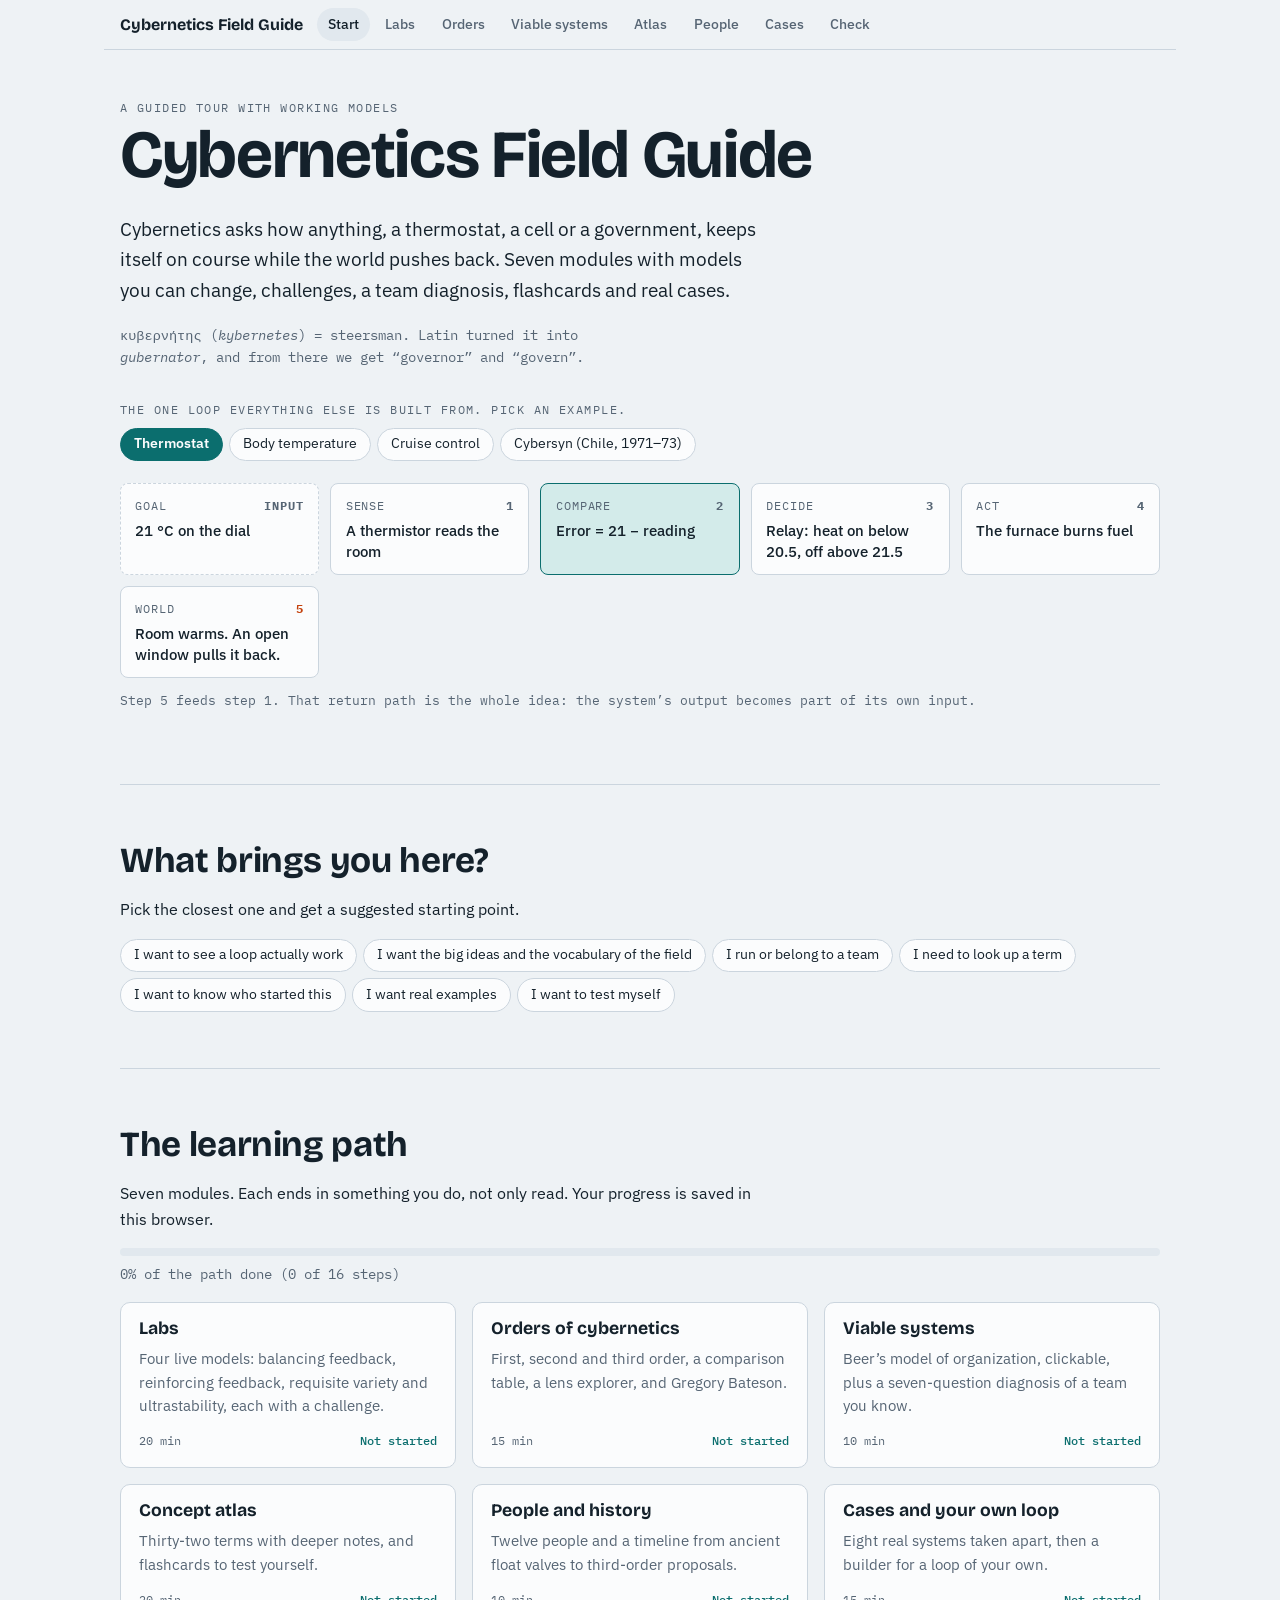
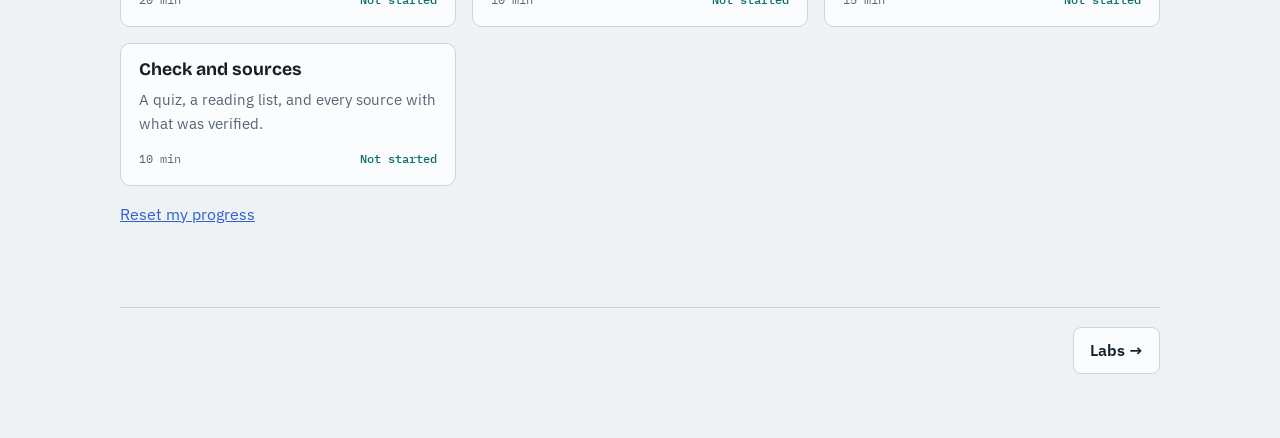
<file: index.html>
<!doctype html>
<html lang="en">
<head>
<meta charset="utf-8">
<meta name="viewport" content="width=device-width, initial-scale=1">
<title>Cybernetics Field Guide</title>
<link rel="stylesheet" href="https://fonts.googleapis.com/css2?family=Bricolage+Grotesque:wght@500;700&family=IBM+Plex+Sans:wght@400;500;600&family=IBM+Plex+Mono:wght@400;500&display=swap">
<link rel="stylesheet" href="assets/style.css">
</head>
<body data-page="start">
<div class="wrap">
<nav class="top" aria-label="Pages"><div class="row"><span class="brand">Cybernetics Field Guide</span><a href="index.html" class="on" aria-current="page">Start</a><a href="labs.html">Labs</a><a href="orders.html">Orders</a><a href="viable.html">Viable systems</a><a href="atlas.html">Atlas</a><a href="people.html">People</a><a href="cases.html">Cases</a><a href="check.html">Check</a></div></nav>
<header class="hero" id="top">
  <div class="eyebrow">A guided tour with working models</div>
  <h1>Cybernetics Field Guide</h1>
  <p class="lede">Cybernetics asks how anything, a thermostat, a cell or a government, keeps itself on course while the world pushes back. Seven modules with models you can change, challenges, a team diagnosis, flashcards and real cases.</p>
  <p class="ety">κυβερνήτης (<i>kybernetes</i>) = steersman. Latin turned it into <i>gubernator</i>, and from there we get “governor” and “govern”.</p>

  <div style="margin-top:2rem">
    <div class="eyebrow" style="margin-bottom:.5rem">The one loop everything else is built from. Pick an example.</div>
    <div class="chips" id="exchips" role="group" aria-label="Example system"></div>
    <div class="stations" id="stations"></div>
    <div class="loopnote">Step 5 feeds step 1. That return path is the whole idea: the system’s output becomes part of its own input.</div>
  </div>
</header>
<main>

<section data-sec="chooser">
  <div class="head"><h2>What brings you here?</h2></div>
  <p>Pick the closest one and get a suggested starting point.</p>
  <div class="chips" id="chchips" role="group" aria-label="What brings you here"></div>
  <div id="chresult" aria-live="polite"></div>
</section>
<section data-sec="path">
  <div class="head"><h2>The learning path</h2></div>
  <p>Seven modules. Each ends in something you do, not only read. Your progress is saved in this browser.</p>
  <div class="pbar" aria-hidden="true"><i id="pfill" style="width:0%"></i></div>
  <p class="mono" id="ptext" style="font-size:.85rem;color:var(--muted)"></p>
  <div class="mods" id="mods"></div>
  <p style="margin-top:1rem"><button class="plink" id="preset" type="button">Reset my progress</button></p>
</section>

</main>
<div class="pager"><span></span><a href="labs.html">Labs →</a></div>
</div>
<script src="assets/common.js"></script>
<script>
(function(){
"use strict";

var EX={
  thermostat:{n:"Thermostat",goal:"21 °C on the dial",sense:"A thermistor reads the room",compare:"Error = 21 − reading",decide:"Relay: heat on below 20.5, off above 21.5",act:"The furnace burns fuel",world:"Room warms. An open window pulls it back."},
  body:{n:"Body temperature",goal:"About 37 °C, set by the hypothalamus",sense:"Thermoreceptors in skin and brain",compare:"Hypothalamus compares reading to set point",decide:"Brain chooses: shiver, sweat or narrow vessels",act:"Muscles, sweat glands, blood vessels",world:"Core temperature shifts. Wind or infection disturbs it."},
  cruise:{n:"Cruise control",goal:"100 km/h chosen by the driver",sense:"Wheel-speed sensors",compare:"Speed error, many times a second",decide:"PID law sets the throttle",act:"Throttle actuator",world:"Car speeds up. A hill disturbs it."},
  cybersyn:{n:"Cybersyn (Chile, 1971–73)",goal:"Production targets for each factory",sense:"Telex reports from factories on output and stock",compare:"Statistical filter flags numbers outside the expected band",decide:"Managers and the control room choose an intervention",act:"Advice, resources and directives to factories",world:"The economy responds. Strikes and shortages disturb it."}
};
var ROLES=[["goal","Goal","input"],["sense","Sense","1"],["compare","Compare","2"],["decide","Decide","3"],["act","Act","4"],["world","World","5"]];
var exKey="thermostat",stationEls=[];
(function(){
  var chips=$("exchips"),st=$("stations");
  ROLES.forEach(function(r){
    var d=document.createElement("div");d.className="st"+(r[0]==="goal"?" goal":"")+(r[0]==="world"?" world":"");
    d.innerHTML='<div class="role"><span>'+r[1]+'</span><b>'+r[2]+'</b></div><div class="val"></div>';
    st.appendChild(d);stationEls.push(d);
  });
  Object.keys(EX).forEach(function(k){
    var b=document.createElement("button");b.className="chip";b.textContent=EX[k].n;b.setAttribute("aria-pressed",k===exKey?"true":"false");
    b.addEventListener("click",function(){exKey=k;Array.prototype.forEach.call(chips.children,function(c){c.setAttribute("aria-pressed",c===b?"true":"false")});fillStations()});
    chips.appendChild(b);
  });
  function fillStations(){ROLES.forEach(function(r,i){stationEls[i].querySelector(".val").textContent=EX[exKey][r[0]]})}
  fillStations();
  var step=1;
  function pulse(){
    stationEls.forEach(function(e,i){e.classList.toggle("on",i===step)});
    step=step>=5?1:step+1;
  }
  pulse();
  if(!window.matchMedia("(prefers-reduced-motion: reduce)").matches){setInterval(pulse,1400)}
})();


var MODS=[
 {id:"labs",href:"labs.html",title:"Labs",desc:"Four live models: balancing feedback, reinforcing feedback, requisite variety and ultrastability, each with a challenge.",mins:"20 min",tasks:["ch-balance","ch-reinforce","ch-variety","ch-ultra"]},
 {id:"orders",href:"orders.html",title:"Orders of cybernetics",desc:"First, second and third order, a comparison table, a lens explorer, and Gregory Bateson.",mins:"15 min",tasks:["lens"]},
 {id:"viable",href:"viable.html",title:"Viable systems",desc:"Beer’s model of organization, clickable, plus a seven-question diagnosis of a team you know.",mins:"10 min",tasks:["diag"]},
 {id:"atlas",href:"atlas.html",title:"Concept atlas",desc:"Thirty-two terms with deeper notes, and flashcards to test yourself.",mins:"20 min",tasks:["cards"]},
 {id:"people",href:"people.html",title:"People and history",desc:"Twelve people and a timeline from ancient float valves to third-order proposals.",mins:"10 min",tasks:[]},
 {id:"cases",href:"cases.html",title:"Cases and your own loop",desc:"Eight real systems taken apart, then a builder for a loop of your own.",mins:"15 min",tasks:["loop"]},
 {id:"check",href:"check.html",title:"Check and sources",desc:"A quiz, a reading list, and every source with what was verified.",mins:"10 min",tasks:["quiz"]}
];
var CH=[
 ["I want to see a loop actually work","labs"],["I want the big ideas and the vocabulary of the field","orders"],
 ["I run or belong to a team","viable"],["I need to look up a term","atlas"],["I want to know who started this","people"],
 ["I want real examples","cases"],["I want to test myself","check"]
];
function renderPath(){
  var p=Prog.get(),v=p.v||{},d=p.d||{},total=MODS.length,done=0,box=$("mods");
  MODS.forEach(function(m){total+=m.tasks.length;if(v[m.id])done++;m.tasks.forEach(function(t){if(d[t])done++})});
  box.innerHTML="";
  MODS.forEach(function(m){
    var n=m.tasks.filter(function(t){return d[t]}).length,st;
    if(!v[m.id])st="Not started";
    else if(!m.tasks.length)st="Visited";
    else st=n===m.tasks.length?"Complete":"In progress "+n+"/"+m.tasks.length;
    var a=document.createElement("a");a.className="mod";a.href=m.href;
    a.innerHTML="<h3>"+m.title+"</h3><p>"+m.desc+"</p><div class='meta'><span>"+m.mins+"</span><span class='stat'>"+st+"</span></div>";
    box.appendChild(a);
  });
  var pct=Math.round(done/total*100);
  $("pfill").style.width=pct+"%";
  $("ptext").textContent=pct+"% of the path done ("+done+" of "+total+" steps)";
}
(function(){
  var box=$("chchips");
  CH.forEach(function(c){
    var b=document.createElement("button");b.className="chip";b.textContent=c[0];b.setAttribute("aria-pressed","false");
    b.addEventListener("click",function(){
      Array.prototype.forEach.call(box.children,function(x){x.setAttribute("aria-pressed",x===b?"true":"false")});
      var m=MODS.filter(function(x){return x.id===c[1]})[0];
      $("chresult").innerHTML="<div class='verdict good' style='margin-top:1rem'>Start with <b>"+m.title+"</b> ("+m.mins+"). "+m.desc+" <a class='btn' style='margin-left:.6rem;text-decoration:none;display:inline-block' href='"+m.href+"'>Open</a></div>";
    });
    box.appendChild(b);
  });
  $("preset").addEventListener("click",function(){Prog.reset();renderPath()});
  renderPath();
})();

})();
</script>
</body>
</html>
</file>
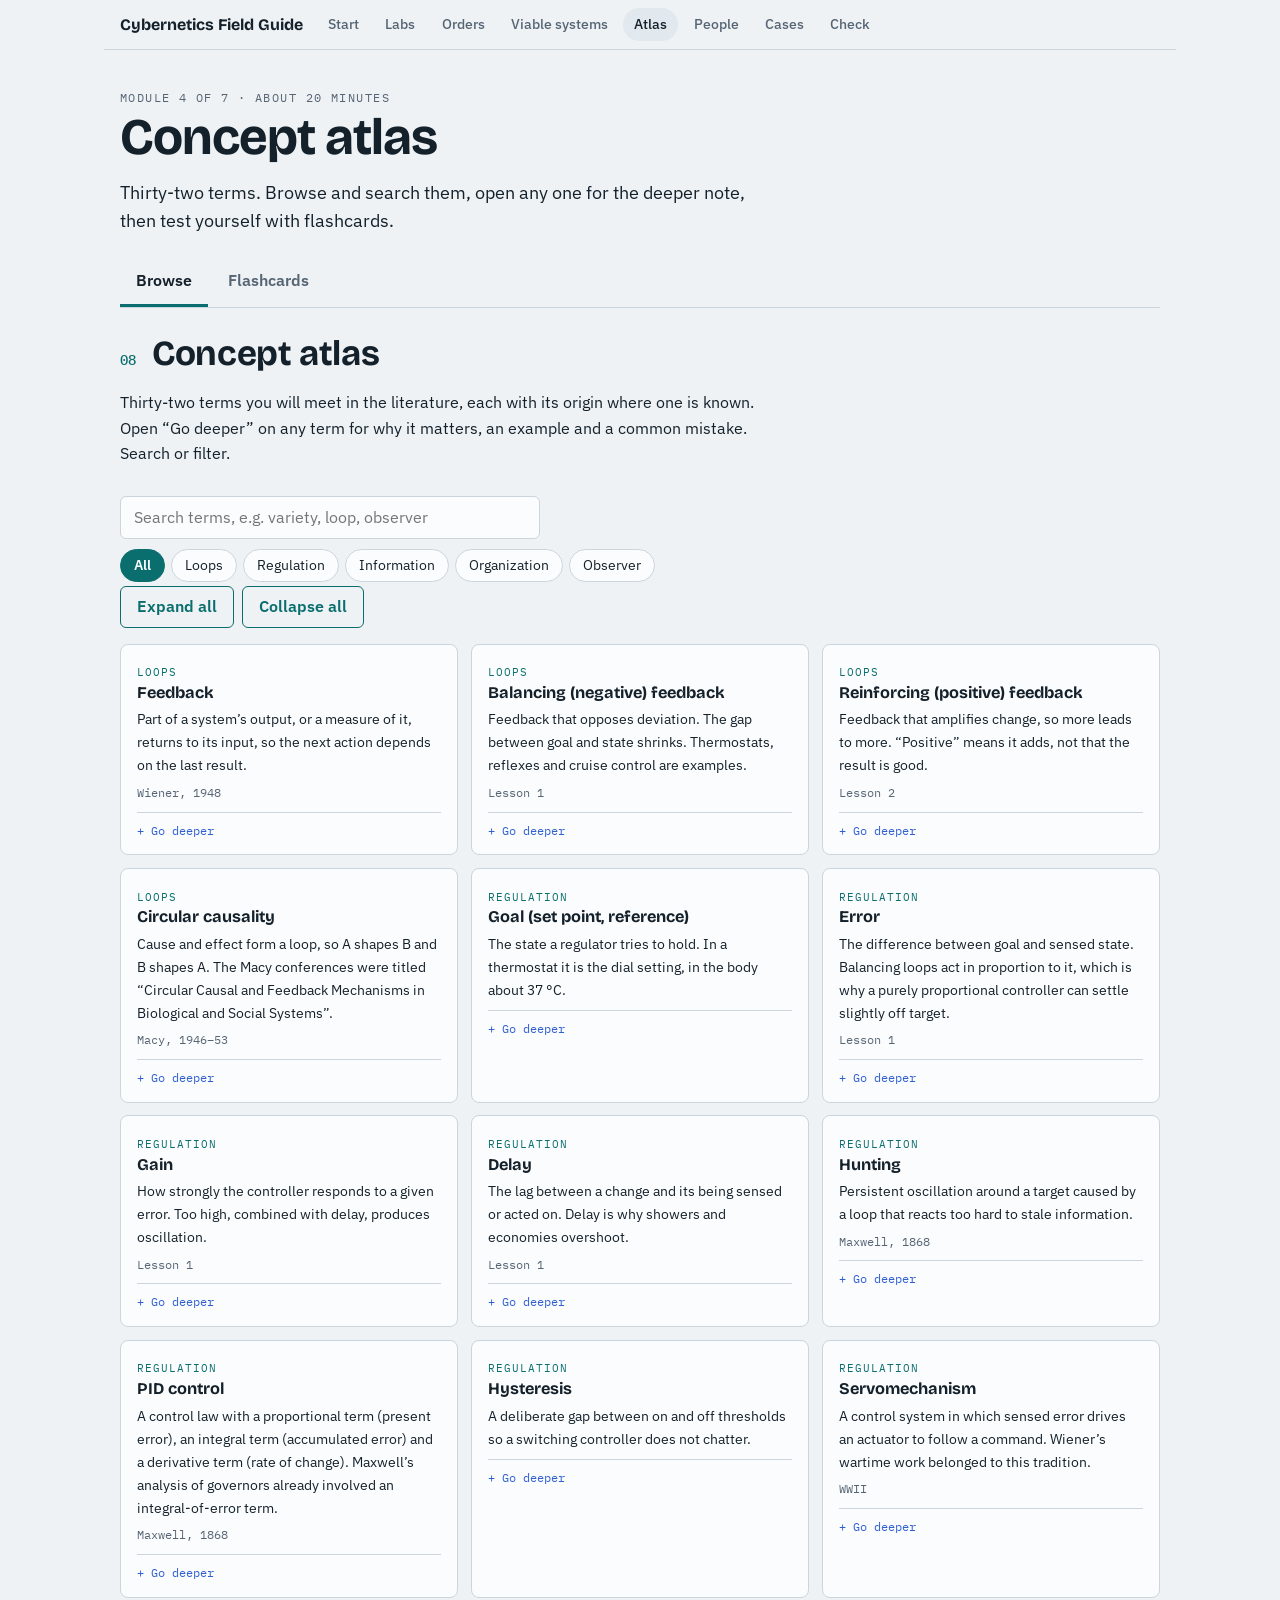
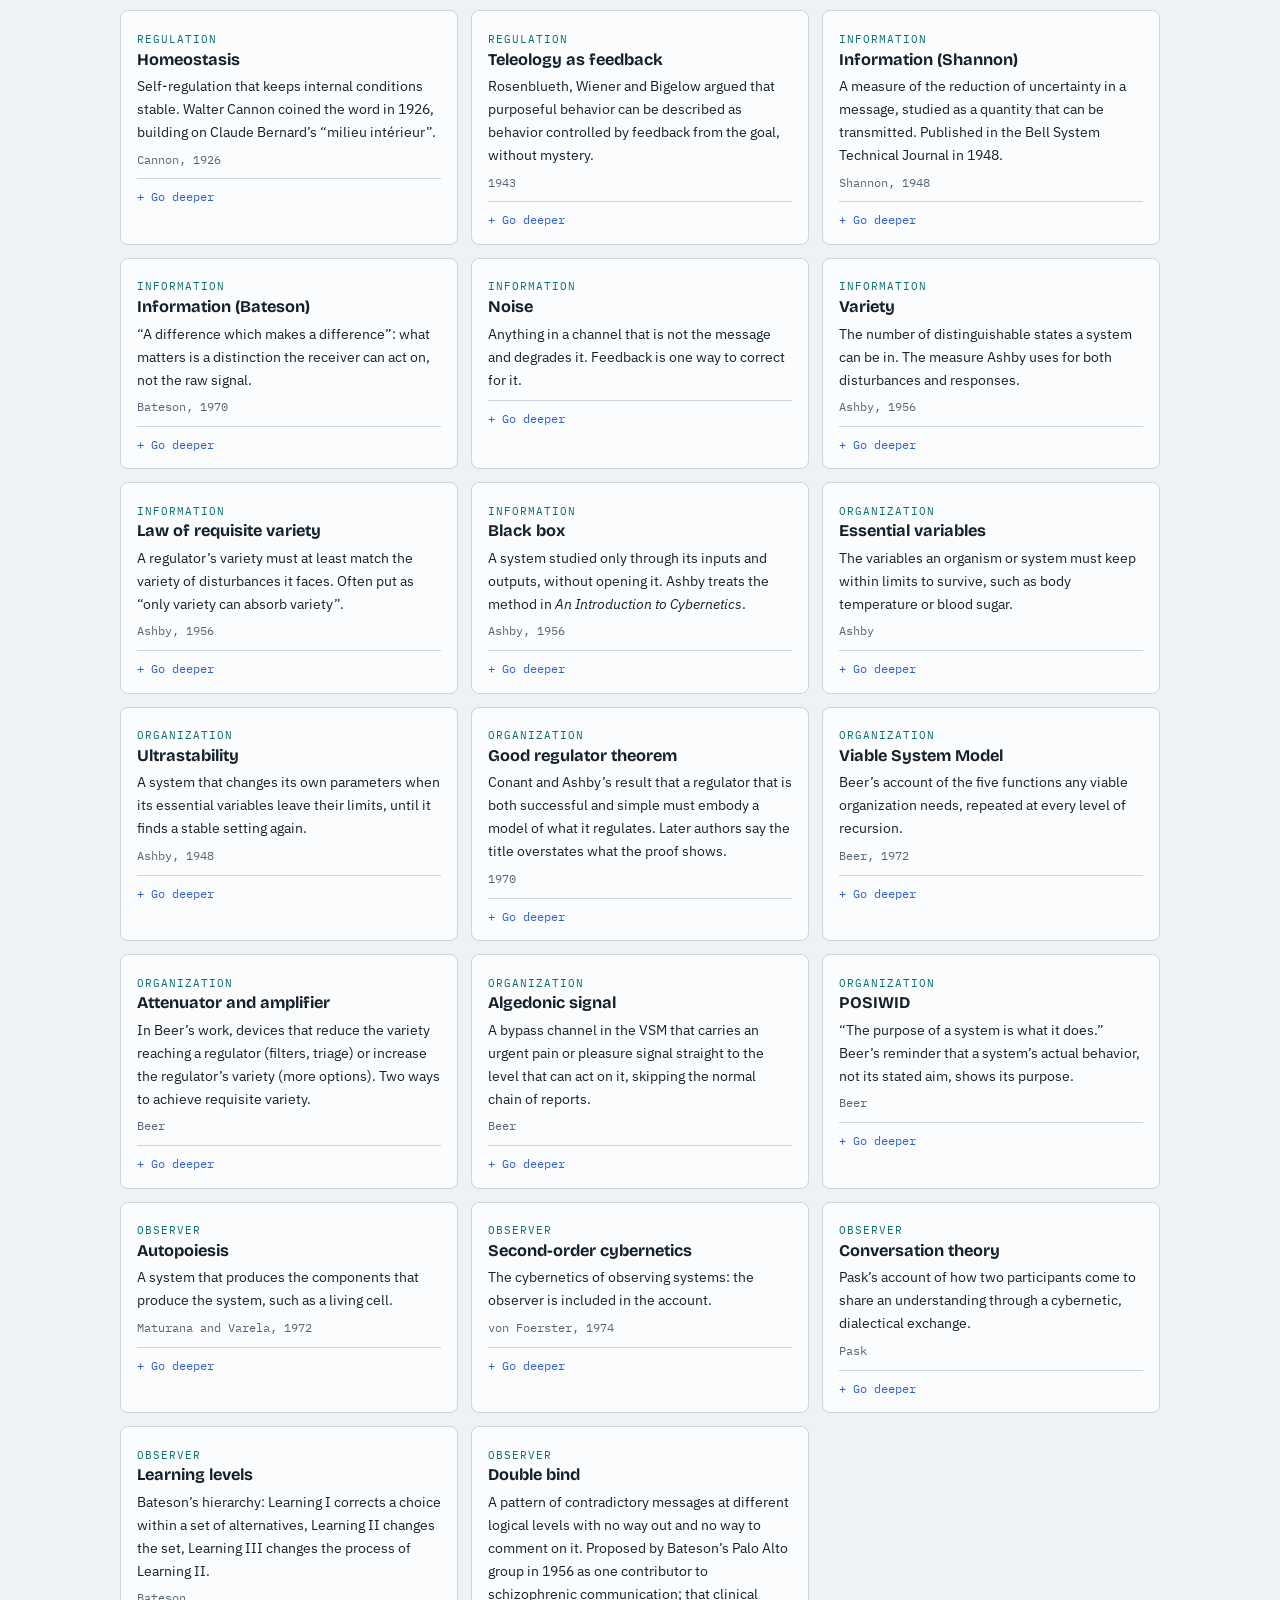
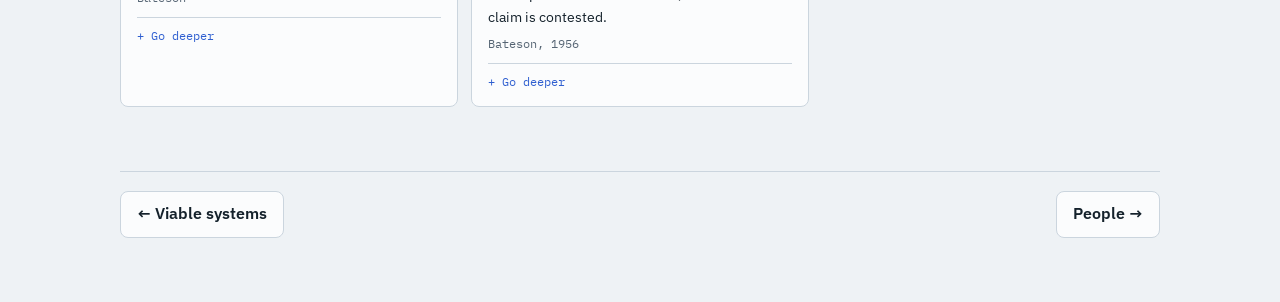
<file: atlas.html>
<!doctype html>
<html lang="en">
<head>
<meta charset="utf-8">
<meta name="viewport" content="width=device-width, initial-scale=1">
<title>Concept atlas · Cybernetics Field Guide</title>
<link rel="stylesheet" href="https://fonts.googleapis.com/css2?family=Bricolage+Grotesque:wght@500;700&family=IBM+Plex+Sans:wght@400;500;600&family=IBM+Plex+Mono:wght@400;500&display=swap">
<link rel="stylesheet" href="assets/style.css">
</head>
<body data-page="atlas">
<div class="wrap">
<nav class="top" aria-label="Pages"><div class="row"><span class="brand">Cybernetics Field Guide</span><a href="index.html">Start</a><a href="labs.html">Labs</a><a href="orders.html">Orders</a><a href="viable.html">Viable systems</a><a href="atlas.html" class="on" aria-current="page">Atlas</a><a href="people.html">People</a><a href="cases.html">Cases</a><a href="check.html">Check</a></div></nav>
<header class="phead"><div class="eyebrow">Module 4 of 7 · about 20 minutes</div><h1>Concept atlas</h1><p class="lede">Thirty-two terms. Browse and search them, open any one for the deeper note, then test yourself with flashcards.</p></header>
<main>
<div class="tabs" role="tablist"><button class="tab" role="tab" data-tab="browse" aria-selected="false">Browse</button><button class="tab" role="tab" data-tab="flash" aria-selected="false">Flashcards</button></div><div class="tabpanel" data-panel="browse" role="tabpanel" hidden><section data-sec="atlas">
  <div class="head"><span class="no">08</span><h2>Concept atlas</h2></div>
  <p>Thirty-two terms you will meet in the literature, each with its origin where one is known. Open “Go deeper” on any term for why it matters, an example and a common mistake. Search or filter.</p>
  <input class="srch" id="gsearch" type="search" placeholder="Search terms, e.g. variety, loop, observer" aria-label="Search the concept atlas">
  <div class="chips" id="gchips" role="group" aria-label="Filter concepts"></div>
  <div class="gtools"><button class="btn ghost" id="gopen" type="button">Expand all</button><button class="btn ghost" id="gclose" type="button">Collapse all</button></div>
  <div class="gloss" id="gloss"></div>
  <p class="nores" id="gnores" hidden>No term matches that search.</p>
</section></div><div class="tabpanel" data-panel="flash" role="tabpanel" hidden><section data-sec="flash">
  <div class="head"><span class="no">Practice</span><h2>Flashcards</h2></div>
  <p>Say the definition aloud in your own words, then reveal the card. Cards you know leave the pile. Cards you miss come back.</p>
  <div class="chips" id="fchips" role="group" aria-label="Deck"></div>
  <div class="fcard" id="fcard" aria-live="polite">
    <span class="tag mono" id="ftag" style="font-size:.72rem;letter-spacing:.09em;text-transform:uppercase;color:var(--loop)"></span>
    <h3 id="fterm"></h3>
    <div class="def" id="fdef" hidden></div>
  </div>
  <div class="gtools" style="margin-top:.8rem">
    <button class="btn" id="freveal" type="button">Reveal</button>
    <button class="btn ghost" id="fknew" type="button" disabled>I knew it</button>
    <button class="btn ghost" id="fagain" type="button" disabled>Again later</button>
    <button class="btn ghost" id="fshuf" type="button">Shuffle and restart</button>
  </div>
  <div class="verdict" id="fstat"></div>
</section></div>
</main>
<div class="pager"><a href="viable.html">← Viable systems</a><a href="people.html">People →</a></div>
</div>
<script src="assets/common.js"></script>
<script>
(function(){
"use strict";

var GL=[
 ["Feedback","Loops","Part of a system’s output, or a measure of it, returns to its input, so the next action depends on the last result.","Wiener, 1948"],
 ["Balancing (negative) feedback","Loops","Feedback that opposes deviation. The gap between goal and state shrinks. Thermostats, reflexes and cruise control are examples.","Lesson 1"],
 ["Reinforcing (positive) feedback","Loops","Feedback that amplifies change, so more leads to more. “Positive” means it adds, not that the result is good.","Lesson 2"],
 ["Circular causality","Loops","Cause and effect form a loop, so A shapes B and B shapes A. The Macy conferences were titled “Circular Causal and Feedback Mechanisms in Biological and Social Systems”.","Macy, 1946–53"],
 ["Goal (set point, reference)","Regulation","The state a regulator tries to hold. In a thermostat it is the dial setting, in the body about 37 °C.",""],
 ["Error","Regulation","The difference between goal and sensed state. Balancing loops act in proportion to it, which is why a purely proportional controller can settle slightly off target.","Lesson 1"],
 ["Gain","Regulation","How strongly the controller responds to a given error. Too high, combined with delay, produces oscillation.","Lesson 1"],
 ["Delay","Regulation","The lag between a change and its being sensed or acted on. Delay is why showers and economies overshoot.","Lesson 1"],
 ["Hunting","Regulation","Persistent oscillation around a target caused by a loop that reacts too hard to stale information.","Maxwell, 1868"],
 ["PID control","Regulation","A control law with a proportional term (present error), an integral term (accumulated error) and a derivative term (rate of change). Maxwell’s analysis of governors already involved an integral-of-error term.","Maxwell, 1868"],
 ["Hysteresis","Regulation","A deliberate gap between on and off thresholds so a switching controller does not chatter.",""],
 ["Servomechanism","Regulation","A control system in which sensed error drives an actuator to follow a command. Wiener’s wartime work belonged to this tradition.","WWII"],
 ["Homeostasis","Regulation","Self-regulation that keeps internal conditions stable. Walter Cannon coined the word in 1926, building on Claude Bernard’s “milieu intérieur”.","Cannon, 1926"],
 ["Teleology as feedback","Regulation","Rosenblueth, Wiener and Bigelow argued that purposeful behavior can be described as behavior controlled by feedback from the goal, without mystery.","1943"],
 ["Information (Shannon)","Information","A measure of the reduction of uncertainty in a message, studied as a quantity that can be transmitted. Published in the Bell System Technical Journal in 1948.","Shannon, 1948"],
 ["Information (Bateson)","Information","“A difference which makes a difference”: what matters is a distinction the receiver can act on, not the raw signal.","Bateson, 1970"],
 ["Noise","Information","Anything in a channel that is not the message and degrades it. Feedback is one way to correct for it.",""],
 ["Variety","Information","The number of distinguishable states a system can be in. The measure Ashby uses for both disturbances and responses.","Ashby, 1956"],
 ["Law of requisite variety","Information","A regulator’s variety must at least match the variety of disturbances it faces. Often put as “only variety can absorb variety”.","Ashby, 1956"],
 ["Black box","Information","A system studied only through its inputs and outputs, without opening it. Ashby treats the method in <i>An Introduction to Cybernetics</i>.","Ashby, 1956"],
 ["Essential variables","Organization","The variables an organism or system must keep within limits to survive, such as body temperature or blood sugar.","Ashby"],
 ["Ultrastability","Organization","A system that changes its own parameters when its essential variables leave their limits, until it finds a stable setting again.","Ashby, 1948"],
 ["Good regulator theorem","Organization","Conant and Ashby’s result that a regulator that is both successful and simple must embody a model of what it regulates. Later authors say the title overstates what the proof shows.","1970"],
 ["Viable System Model","Organization","Beer’s account of the five functions any viable organization needs, repeated at every level of recursion.","Beer, 1972"],
 ["Attenuator and amplifier","Organization","In Beer’s work, devices that reduce the variety reaching a regulator (filters, triage) or increase the regulator’s variety (more options). Two ways to achieve requisite variety.","Beer"],
 ["Algedonic signal","Organization","A bypass channel in the VSM that carries an urgent pain or pleasure signal straight to the level that can act on it, skipping the normal chain of reports.","Beer"],
 ["POSIWID","Organization","“The purpose of a system is what it does.” Beer’s reminder that a system’s actual behavior, not its stated aim, shows its purpose.","Beer"],
 ["Autopoiesis","Observer","A system that produces the components that produce the system, such as a living cell.","Maturana and Varela, 1972"],
 ["Second-order cybernetics","Observer","The cybernetics of observing systems: the observer is included in the account.","von Foerster, 1974"],
 ["Conversation theory","Observer","Pask’s account of how two participants come to share an understanding through a cybernetic, dialectical exchange.","Pask"],
 ["Learning levels","Observer","Bateson’s hierarchy: Learning I corrects a choice within a set of alternatives, Learning II changes the set, Learning III changes the process of Learning II.","Bateson"],
 ["Double bind","Observer","A pattern of contradictory messages at different logical levels with no way out and no way to comment on it. Proposed by Bateson’s Palo Alto group in 1956 as one contributor to schizophrenic communication; that clinical claim is contested.","Bateson, 1956"]
];
var GX={
"Feedback":["The defining move of cybernetics is to look at the whole circuit instead of one link. Once an output returns to the input, a system can correct itself, but it can also run away or oscillate. Which one happens depends on the sign of the loop, the strength of the response and the delay.","A driver sees the car drift, turns the wheel, and sees the drift change. Each action is chosen from the result of the last one.","Feedback is not praise or criticism. In cybernetics it means any return of results into the next action, including purely mechanical return."],
"Balancing (negative) feedback":["Balancing loops are why things stay the same in a changing world. They have limits: a loop can only act within the range of its actuator, as the heater in lesson 1 shows when the window is open.","Blood sugar rises, insulin is released, and blood sugar falls back toward its usual range.","“Negative” does not mean bad. It means the response opposes the change."],
"Reinforcing (positive) feedback":["A reinforcing loop has no built-in stopping point. In practice something else stops it, such as a resource running out or a balancing loop engaging, which is why growth curves bend into S-shapes (lesson 2).","A rumor spreads because each person who hears it tells others, and slows when most of the audience has already heard it.","“Vicious circle” and “virtuous circle” are both reinforcing loops. The loop does not care whether the outcome is good."],
"Circular causality":["Linear thinking asks what caused X. Circular thinking asks which pattern X is part of. In a loop each element is both cause and effect, so blaming a single link often misses the pattern.","A manager micromanages because staff seem unreliable, and staff become less reliable because they are micromanaged.","It does not mean everything happens at once or that causes are mystical. The loop runs through time, usually with delays."],
"Goal (set point, reference)":["In a machine the goal is set from outside. In a living system it often appears as a range of essential variables. In an organization it is negotiated. Asking who sets the goal is where first-order cybernetics meets second-order.","A thermostat dial at 21 °C, a body near 37 °C, a company’s quarterly target.","A goal need not be a single value. Many regulators hold a range."],
"Error":["Error is the signal the whole loop runs on. A controller that acts only on the current error leaves a steady offset, which is what the Sluggish preset in lesson 1 shows. Adding an integral term is the standard fix.","The room is at 19.8 °C against a goal of 21, so the error is 1.2 °C and the heater runs in proportion.","Error here means a gap between goal and state, not a mistake or a fault."],
"Gain":["High gain corrects quickly but amplifies noise and stale information. Low gain is calm but slow and leaves larger offsets. Good tuning is a trade-off, and the right gain depends on the delay in the loop.","Yanking the shower tap on every temperature change versus nudging it a little.","More gain is not more control. Past a threshold the loop becomes unstable."],
"Delay":["Delay turns a stable loop into an oscillating one because the controller acts on the past. The remedies are faster sensing, gentler gain, or prediction.","A shower, or a supply chain ordering from last month’s sales, both overshoot when they react to old information.","Delay is not slowness of the system. It is the lag in information or action somewhere around the loop."],
"Hunting":["Hunting was a practical problem in early governors: engines surged up and down. Maxwell’s 1868 analysis put stability at the center, so loops could be designed to settle instead of tuned by trial and error.","The Laggy shower preset in lesson 1.","Hunting is not randomness. It is regular, and the loop’s own structure causes it."],
"PID control":["P reacts to now, I to the accumulated past, D to the trend. Together they remove offset, speed up response and damp overshoot, at the cost of tuning three numbers.","Cruise control and many industrial temperature and flow controllers.","PID is a tool for holding one variable to a known goal. It knows nothing about whether the goal is the right one."],
"Hysteresis":["A deliberate gap between on and off points stops a switching controller from chattering, which wastes energy and wears equipment. The price is a variable that swings inside the gap.","The hero thermostat: heat on below 20.5 °C, off above 21.5 °C.","In physics hysteresis can also mean dependence on history. Here it means the on and off gap, a related idea."],
"Servomechanism":["A servo makes an output follow a command by feeding back the error. Wiener’s wartime work on predicting a moving target belongs to this lineage, and it added statistics to the picture.","A position control that makes a robot joint reach and hold an angle.","A servo is not the same as a motor. It is the loop around the motor."],
"Homeostasis":["Cannon chose a Greek root meaning “similar” instead of “same” to stress that the condition is dynamic. Homeostasis rests on several balancing loops, and the set points can move.","Core temperature, blood glucose and blood acidity are all held in narrow ranges.","Homeostasis is not constancy. A fever raises the set point on purpose, and some authors use the word allostasis for regulation through change."],
"Teleology as feedback":["The 1943 paper separates behavior controlled by signals from the goal (feedback) from behavior without such signals, and argues the first can be called purposeful without appeal to final causes.","A target-seeking device that corrects its course by sensing its goal.","It does not claim machines have intentions like people. It defines purposeful behavior by its organization."],
"Information (Shannon)":["Shannon set meaning aside on purpose: information measures how surprising a message is among alternatives and how much a channel can carry. That choice made engineering communication possible and left meaning to others, which is where Bateson and second-order cybernetics came in.","A fair coin flip carries one bit.","Shannon information is not the same as meaning, relevance or truth."],
"Information (Bateson)":["A difference becomes information only when something is sensitive to it. A thermostat reacts to 20.4 versus 21.6 °C and ignores the colour of the room.","A smoke detector is sensitive to particles in the air, not to how the smoke looks.","It does not say every difference matters. It says information exists relative to what can respond."],
"Noise":["Noise limits how fast and how precisely a loop can act. Averaging, filtering and redundancy all trade speed for reliability.","A jittery sensor makes a controller twitch unless its readings are smoothed.","One system’s noise can be another’s signal. What counts as noise depends on what the observer is trying to receive."],
"Variety":["Variety is counted over a defined set of distinctions, so it depends on how an observer chooses to describe the system. Cutting variety by grouping states is as important as adding it.","A light with three colours has variety 3. A dial with ten settings has variety 10.","Variety is not complexity in the everyday sense. It is a count of distinguishable states, relative to an observer."],
"Law of requisite variety":["The law does not say how to get variety. The two moves are to amplify the regulator or to attenuate the disturbances (lesson 3). It also means a simple controller cannot fully control a complex environment.","A help desk with five canned replies facing fourteen kinds of problem.","“Only complexity can absorb complexity” is a loose paraphrase that cannot be reliably attributed to Ashby. His wording is about variety."],
"Black box":["When you cannot look inside a system you can still learn its behavior by varying inputs and recording outputs. The cybernetic point is that this is how we come to know most systems, including each other.","Learning an unfamiliar appliance by pressing buttons and watching what happens.","Whether something is a black box depends on the observer. What is opaque to one person can be transparent to another."],
"Essential variables":["They define what survival means for the system. Regulation is the art of keeping them in range while everything else is free to vary. Ultrastability exists to protect them.","Body temperature, blood oxygen and blood glucose.","They are not necessarily the most visible variables. They are the ones whose limits cannot be crossed."],
"Ultrastability":["The mechanism is trial and error. The second loop does not know what is right. It keeps changing the first loop’s settings until the essential variables stay in range again (lesson 4).","A person in a new country varies habits until sleep, money and belonging are back in range.","It is not learning with understanding. It is selection among settings, and it can take many tries."],
"Good regulator theorem":["Often summarized as “every good regulator of a system must be a model of that system”. Later authors argue the proof supports a weaker statement, so treat the slogan as intuition: a regulator that tracks what it regulates does better.","A thermostat embodies a minimal model: the heater raises the temperature.","It does not mean the regulator holds a picture in its head. The correspondence is structural."],
"Viable System Model":["The model gives five functions and one rule: each operating unit must itself contain all five. That recursion is what lets it describe a firm, a department and a country with the same vocabulary (lesson 5).","Project Cybersyn used it to organize a national economy’s reporting.","It is not an organization chart. It describes functions, which may be spread across people or concentrated in one."],
"Attenuator and amplifier":["Management faces more variety than it can absorb, so it needs filters on the way up (attenuators) and tools that extend its reach on the way down (amplifiers). A Metaphorum appendix calls them two sides of the same coin.","A dashboard that summarizes many cases for a manager, and a policy that one rule can apply to many cases.","Attenuation is not hiding the truth. Done well it keeps the distinctions that matter for the decision."],
"Algedonic signal":["The word joins Greek roots for pain and pleasure. In the VSM it is an alarm channel that lets a unit tell the top directly when the normal chain of reports would be too slow.","A safety hotline that reaches the board without passing through the line manager.","It is an exception route. If it carries routine traffic it stops working as an alarm."],
"POSIWID":["It is a diagnostic stance: judge a system by what it consistently does, not by its mission statement. Beer used it against the habit of explaining behavior by stated aims.","A school whose stated aim is learning but whose incentives reward test preparation (an illustration, not a finding).","It is not a claim about anyone’s intentions. It describes outcomes that the system reliably produces."],
"Autopoiesis":["A cell makes the membrane and enzymes that make the cell. The concept shifts the question from what a living thing is made of to what organization makes it living. Its use outside biology, for example in sociology, is debated.","A living cell maintaining itself.","Autopoiesis is not growth or reproduction. It means self-production of the system’s own components."],
"Second-order cybernetics":["Von Foerster’s argument is that removing the observer leaves no observation and no description. In practice it means stating your position and purposes, and asking who is doing the describing.","Designing a dashboard and asking what it leaves out, and who chose that.","It is not “everything is subjective”. It means including the observer in the model, not discarding the world."],
"Conversation theory":["Pask treated understanding as something that emerges between participants, who may be people or points of view, and is tested through exchanges instead of one transmitted message. It extends Shannon’s linear model with continuous feedback between partners.","A teacher and a learner adjusting explanations in turn until they agree what a word means.","It is not just chat. It is a formal framework about how shared understanding is reached and checked."],
"Learning levels":["Each level changes the set of alternatives of the one below. A change at Learning II can arise from a double bind and may push toward Learning III, though that route is described as rare and risky.","Retuning the gain (I), changing the household’s rules about the dial (II), changing how the household changes rules (III). This is our illustration, not Bateson’s.","Higher is not better. Higher-level change is rarer and riskier, and not always needed."],
"Double bind":["The 1956 paper used it to explain communication patterns in schizophrenia. The clinical theory is contested today, but the structure, a paradoxical message with no exit and no way to comment on it, is still used in studying communication.","“Be spontaneous!” is a standard textbook paradox: obeying it requires not obeying it.","It is not any contradictory advice. It requires repeated exposure, no escape, and no way to comment on the contradiction."]
};
(function(){
  var tags=["All","Loops","Regulation","Information","Organization","Observer"],cur="All",q="",allOpen=false;
  var chips=$("gchips"),grid=$("gloss"),no=$("gnores");
  tags.forEach(function(t){var b=document.createElement("button");b.className="chip";b.textContent=t;b.setAttribute("aria-pressed",t==="All"?"true":"false");
    b.addEventListener("click",function(){cur=t;Array.prototype.forEach.call(chips.children,function(c){c.setAttribute("aria-pressed",c===b?"true":"false")});render()});chips.appendChild(b)});
  function render(){
    grid.innerHTML="";var n=0;
    GL.forEach(function(g){
      if(cur!=="All"&&g[1]!==cur)return;
      var x=GX[g[0]]||["","",""];
      var hay=(g[0]+" "+g[2]+" "+g[3]+" "+x.join(" ")).toLowerCase();if(q&&hay.indexOf(q)<0)return;
      var d=document.createElement("article");d.className="term";
      d.innerHTML='<span class="tag">'+g[1]+'</span><h3>'+g[0]+'</h3><p>'+g[2]+'</p>'+(g[3]?'<span class="src">'+g[3]+'</span>':'')+
        '<details'+(allOpen?' open':'')+'><summary>Go deeper</summary><p><b>Why it matters</b>'+x[0]+'</p><p><b>Example</b>'+x[1]+'</p><p><b>Common mistake</b>'+x[2]+'</p></details>';
      grid.appendChild(d);n++;
    });
    no.hidden=n>0;
  }
  $("gopen").addEventListener("click",function(){allOpen=true;render()});
  $("gclose").addEventListener("click",function(){allOpen=false;render()});
  $("gsearch").addEventListener("input",function(e){q=e.target.value.trim().toLowerCase();render()});
  render();
})();


(function(){
  var tags=["All","Loops","Regulation","Information","Organization","Observer"],deck="All",queue=[],pos=0,known=0,total=0,shown=false;
  var chips=$("fchips");
  tags.forEach(function(t){var b=document.createElement("button");b.className="chip";b.textContent=t;b.setAttribute("aria-pressed",t==="All"?"true":"false");
    b.addEventListener("click",function(){deck=t;Array.prototype.forEach.call(chips.children,function(c){c.setAttribute("aria-pressed",c===b?"true":"false")});start()});chips.appendChild(b)});
  function shuffle(a){for(var i=a.length-1;i>0;i--){var j=Math.floor(Math.random()*(i+1)),t=a[i];a[i]=a[j];a[j]=t}return a}
  function start(){queue=shuffle(GL.filter(function(g){return deck==="All"||g[1]===deck}));known=0;total=queue.length;pos=0;render()}
  function render(){
    var term=$("fterm"),tag=$("ftag"),def=$("fdef"),stat=$("fstat");
    shown=false;def.hidden=true;$("freveal").disabled=false;$("fknew").disabled=true;$("fagain").disabled=true;
    if(!queue.length){
      tag.textContent="Deck complete";term.textContent="All "+total+" cards known";def.hidden=true;$("freveal").disabled=true;
      stat.className="verdict good";stat.textContent="You went through the whole deck. Pick another deck or shuffle to go again.";Prog.done("cards");return;
    }
    var g=queue[0];tag.textContent=g[1];term.textContent=g[0];
    stat.className="verdict";stat.textContent=known+" of "+total+" known · "+queue.length+" left in the pile";
  }
  function reveal(){
    if(!queue.length)return;var g=queue[0],x=GX[g[0]]||["","",""];
    $("fdef").innerHTML="<p>"+g[2]+"</p><p style='font-size:.9rem;color:var(--muted)'><b>Why it matters.</b> "+x[0]+"</p>"+(g[3]?"<p class='mono' style='font-size:.78rem;color:var(--muted)'>"+g[3]+"</p>":"");
    $("fdef").hidden=false;shown=true;$("freveal").disabled=true;$("fknew").disabled=false;$("fagain").disabled=false;
  }
  $("freveal").addEventListener("click",reveal);
  $("fknew").addEventListener("click",function(){queue.shift();known++;render()});
  $("fagain").addEventListener("click",function(){var g=queue.shift();queue.push(g);render()});
  $("fshuf").addEventListener("click",start);
  start();
})();
initTabs();

})();
</script>
</body>
</html>
</file>
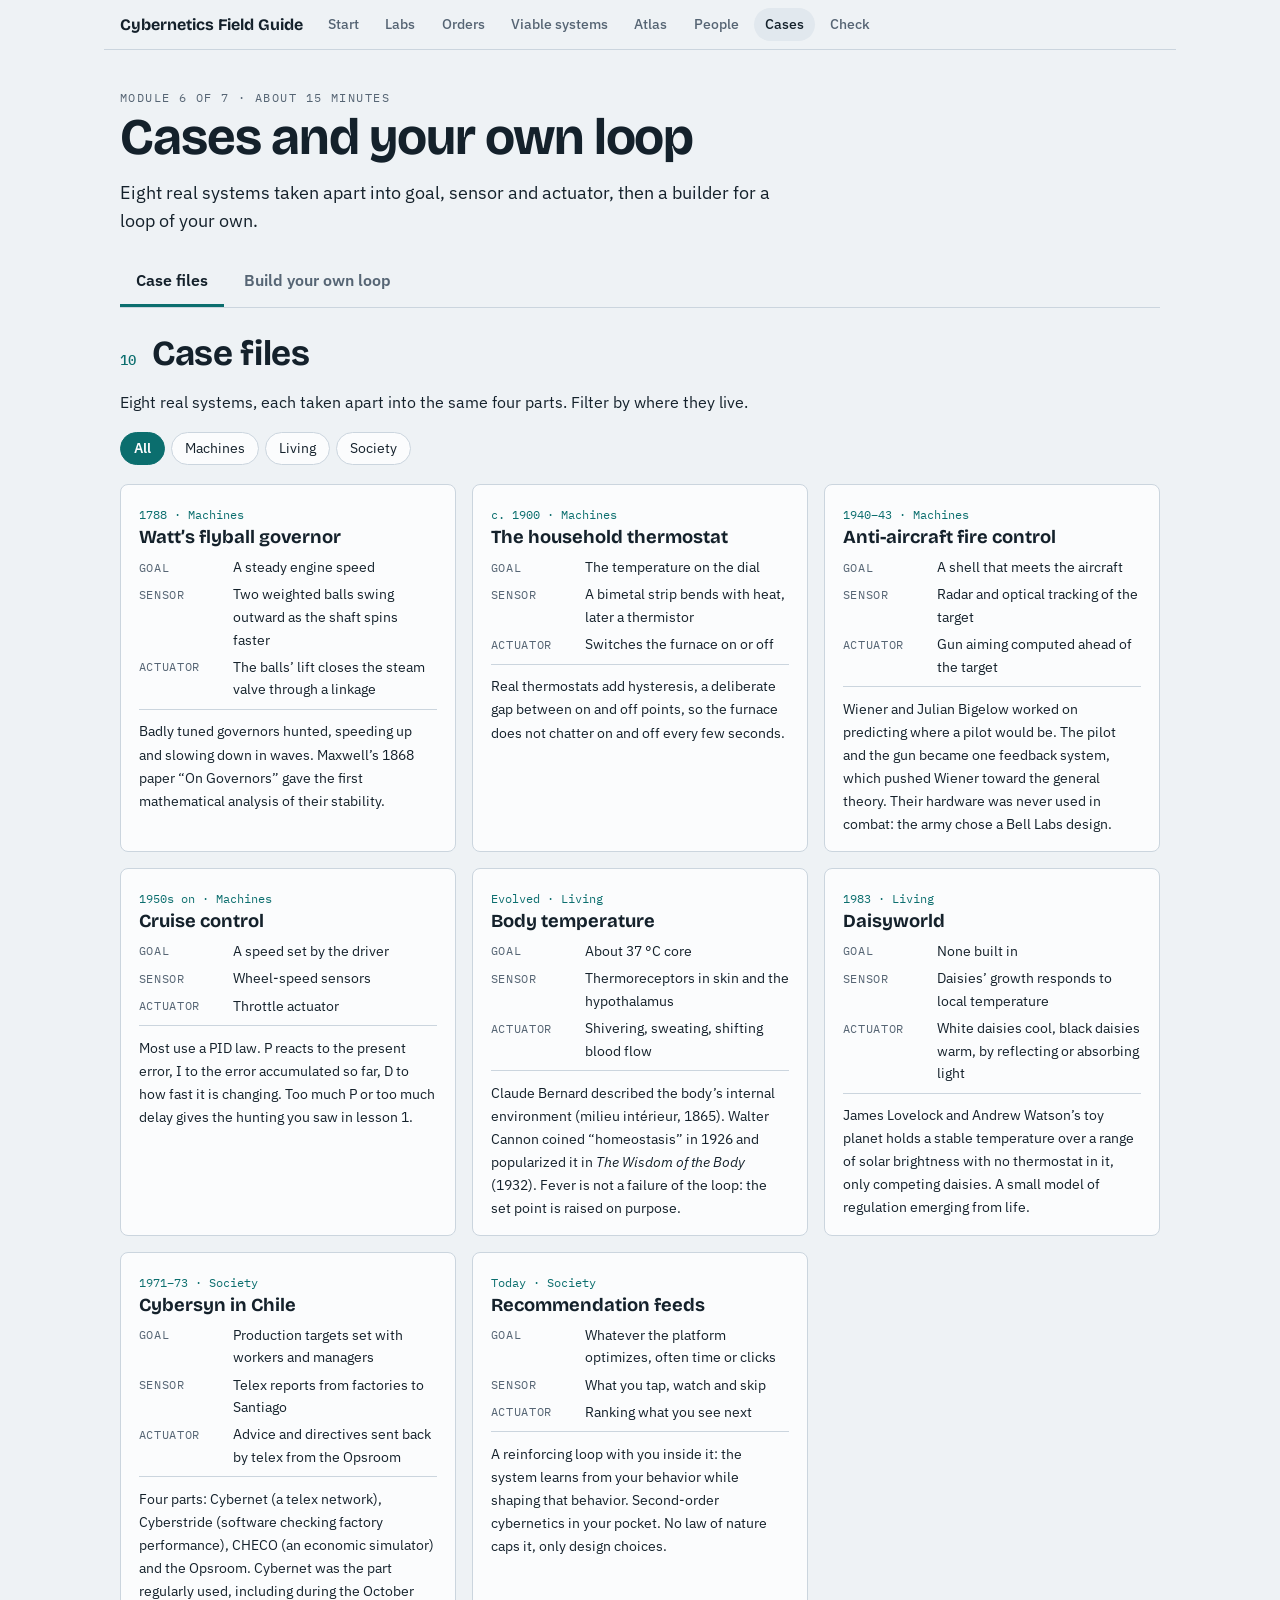
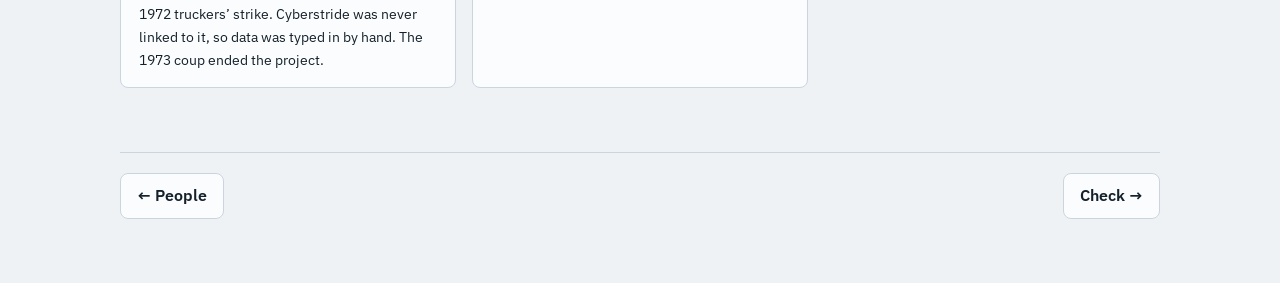
<file: cases.html>
<!doctype html>
<html lang="en">
<head>
<meta charset="utf-8">
<meta name="viewport" content="width=device-width, initial-scale=1">
<title>Cases · Cybernetics Field Guide</title>
<link rel="stylesheet" href="https://fonts.googleapis.com/css2?family=Bricolage+Grotesque:wght@500;700&family=IBM+Plex+Sans:wght@400;500;600&family=IBM+Plex+Mono:wght@400;500&display=swap">
<link rel="stylesheet" href="assets/style.css">
</head>
<body data-page="cases">
<div class="wrap">
<nav class="top" aria-label="Pages"><div class="row"><span class="brand">Cybernetics Field Guide</span><a href="index.html">Start</a><a href="labs.html">Labs</a><a href="orders.html">Orders</a><a href="viable.html">Viable systems</a><a href="atlas.html">Atlas</a><a href="people.html">People</a><a href="cases.html" class="on" aria-current="page">Cases</a><a href="check.html">Check</a></div></nav>
<header class="phead"><div class="eyebrow">Module 6 of 7 · about 15 minutes</div><h1>Cases and your own loop</h1><p class="lede">Eight real systems taken apart into goal, sensor and actuator, then a builder for a loop of your own.</p></header>
<main>
<div class="tabs" role="tablist"><button class="tab" role="tab" data-tab="cases" aria-selected="false">Case files</button><button class="tab" role="tab" data-tab="loop" aria-selected="false">Build your own loop</button></div><div class="tabpanel" data-panel="cases" role="tabpanel" hidden><section data-sec="cases">
  <div class="head"><span class="no">10</span><h2>Case files</h2></div>
  <p>Eight real systems, each taken apart into the same four parts. Filter by where they live.</p>
  <div class="chips" id="casefilter" role="group" aria-label="Filter case files"></div>
  <div class="casegrid" id="casegrid"></div>
</section></div><div class="tabpanel" data-panel="loop" role="tabpanel" hidden><section data-sec="loop">
  <div class="head"><span class="no">Tool</span><h2>Build your own loop</h2></div>
  <p>Pick something in your life or work that is meant to stay on course, or something that snowballs. Fill in the stations. The checker flags what is missing and where delay will bite.</p>
  <div class="chips" id="lbpre" role="group" aria-label="Start from an example"></div>
  <div class="lbform">
    <label class="wide">What is it?<input type="text" id="lbname" placeholder="e.g. Keeping up with email"></label>
    <label>Kind of loop<select id="lbkind"><option value="B">Balancing: holds a goal</option><option value="R">Reinforcing: amplifies</option></select></label>
    <label>Where is the longest delay?<select id="lbdelay"><option value="">Not sure</option><option value="sense">In sensing</option><option value="decide">In deciding</option><option value="act">In acting</option><option value="world">In the world responding</option></select></label>
    <label>Goal<input type="text" id="lbgoal" placeholder="What are you trying to hold?"></label>
    <label>Sense<input type="text" id="lbsense" placeholder="How do you find out where things stand?"></label>
    <label>Compare<input type="text" id="lbcompare" placeholder="What do you compare it with?"></label>
    <label>Decide<input type="text" id="lbdecide" placeholder="How do you choose what to do?"></label>
    <label>Act<input type="text" id="lbact" placeholder="What do you actually change?"></label>
    <label>World responds<input type="text" id="lbworld" placeholder="What changes, and what disturbs it?"></label>
    <label class="wide" id="lblimitwrap" hidden><span><input type="checkbox" id="lblimit">I can name what will eventually limit this loop (a resource, attention, a rule)</span></label>
  </div>
  <div class="stations" id="lbout"></div>
  <div class="verdict" id="lbcheck"></div>
  <div style="margin-top:.8rem"><button class="btn ghost" id="lbcopy" type="button">Copy as text</button> <span id="lbcopied" class="mono" style="font-size:.8rem;color:var(--muted)"></span></div>
</section></div>
</main>
<div class="pager"><a href="people.html">← People</a><a href="check.html">Check →</a></div>
</div>
<script src="assets/common.js"></script>
<script>
(function(){
"use strict";

var CASES=[
  {tag:"Machines",yr:"1788",n:"Watt’s flyball governor",goal:"A steady engine speed",sense:"Two weighted balls swing outward as the shaft spins faster",act:"The balls’ lift closes the steam valve through a linkage",catch:"Badly tuned governors hunted, speeding up and slowing down in waves. Maxwell’s 1868 paper “On Governors” gave the first mathematical analysis of their stability."},
  {tag:"Machines",yr:"c. 1900",n:"The household thermostat",goal:"The temperature on the dial",sense:"A bimetal strip bends with heat, later a thermistor",act:"Switches the furnace on or off",catch:"Real thermostats add hysteresis, a deliberate gap between on and off points, so the furnace does not chatter on and off every few seconds."},
  {tag:"Machines",yr:"1940–43",n:"Anti-aircraft fire control",goal:"A shell that meets the aircraft",sense:"Radar and optical tracking of the target",act:"Gun aiming computed ahead of the target",catch:"Wiener and Julian Bigelow worked on predicting where a pilot would be. The pilot and the gun became one feedback system, which pushed Wiener toward the general theory. Their hardware was never used in combat: the army chose a Bell Labs design."},
  {tag:"Machines",yr:"1950s on",n:"Cruise control",goal:"A speed set by the driver",sense:"Wheel-speed sensors",act:"Throttle actuator",catch:"Most use a PID law. P reacts to the present error, I to the error accumulated so far, D to how fast it is changing. Too much P or too much delay gives the hunting you saw in lesson 1."},
  {tag:"Living",yr:"Evolved",n:"Body temperature",goal:"About 37 °C core",sense:"Thermoreceptors in skin and the hypothalamus",act:"Shivering, sweating, shifting blood flow",catch:"Claude Bernard described the body’s internal environment (milieu intérieur, 1865). Walter Cannon coined “homeostasis” in 1926 and popularized it in <i>The Wisdom of the Body</i> (1932). Fever is not a failure of the loop: the set point is raised on purpose."},
  {tag:"Living",yr:"1983",n:"Daisyworld",goal:"None built in",sense:"Daisies’ growth responds to local temperature",act:"White daisies cool, black daisies warm, by reflecting or absorbing light",catch:"James Lovelock and Andrew Watson’s toy planet holds a stable temperature over a range of solar brightness with no thermostat in it, only competing daisies. A small model of regulation emerging from life."},
  {tag:"Society",yr:"1971–73",n:"Cybersyn in Chile",goal:"Production targets set with workers and managers",sense:"Telex reports from factories to Santiago",act:"Advice and directives sent back by telex from the Opsroom",catch:"Four parts: Cybernet (a telex network), Cyberstride (software checking factory performance), CHECO (an economic simulator) and the Opsroom. Cybernet was the part regularly used, including during the October 1972 truckers’ strike. Cyberstride was never linked to it, so data was typed in by hand. The 1973 coup ended the project."},
  {tag:"Society",yr:"Today",n:"Recommendation feeds",goal:"Whatever the platform optimizes, often time or clicks",sense:"What you tap, watch and skip",act:"Ranking what you see next",catch:"A reinforcing loop with you inside it: the system learns from your behavior while shaping that behavior. Second-order cybernetics in your pocket. No law of nature caps it, only design choices."}
];
var caseTag="All";
function renderCases(){
  var tags=["All","Machines","Living","Society"],f=$("casefilter");
  if(!f.children.length){tags.forEach(function(t){var b=document.createElement("button");b.className="chip";b.textContent=t;b.setAttribute("aria-pressed",t==="All"?"true":"false");
    b.addEventListener("click",function(){caseTag=t;Array.prototype.forEach.call(f.children,function(c){c.setAttribute("aria-pressed",c===b?"true":"false")});renderCases()});f.appendChild(b)})}
  var g=$("casegrid");g.innerHTML="";
  CASES.filter(function(c){return caseTag==="All"||c.tag===caseTag}).forEach(function(c){
    var d=document.createElement("article");d.className="case";
    d.innerHTML='<div><span class="yr">'+c.yr+' · '+c.tag+'</span><h3>'+c.n+'</h3></div><dl><dt>Goal</dt><dd>'+c.goal+'</dd><dt>Sensor</dt><dd>'+c.sense+'</dd><dt>Actuator</dt><dd>'+c.act+'</dd></dl><div class="catch">'+c.catch+'</div>';
    g.appendChild(d);
  });
}
renderCases();


var LBF=[["goal","Goal"],["sense","Sense"],["compare","Compare"],["decide","Decide"],["act","Act"],["world","World responds"]];
var LBP=[
 {n:"Studying for an exam",kind:"B",name:"Preparing for an exam",goal:"Score 70% on a practice paper",sense:"Weekly practice-test scores",compare:"Score minus 70%",decide:"Pick the weakest topics to revise",act:"Focused study sessions",world:"Topics stay hard, tiredness and other deadlines interfere",delay:"sense",limit:false},
 {n:"Email inbox",kind:"B",name:"Keeping up with email",goal:"Fewer than 20 unread messages",sense:"Unread count on the screen",compare:"Count minus 20",decide:"Triage: reply, defer or delete",act:"A 30-minute batch twice a day",world:"New mail keeps arriving",delay:"act",limit:false},
 {n:"Compound savings",kind:"R",name:"Savings that earn interest",goal:"",sense:"Account balance",compare:"",decide:"Interest rule set by the bank",act:"Interest is added",world:"A bigger balance earns more next period",delay:"",limit:false}
];
function lbVal(k){return $("lb"+k).value.trim()}
function lbRender(){
  var kind=$("lbkind").value,out=$("lbout"),issues=[],filled=0;
  $("lblimitwrap").hidden=kind!=="R";
  out.innerHTML="";
  LBF.forEach(function(f,i){
    var v=lbVal(f[0]);if(v)filled++;
    var d=document.createElement("div");d.className="st"+(f[0]==="goal"?" goal":"");
    d.innerHTML='<div class="role"><span>'+f[1]+'</span><b>'+(f[0]==="goal"?"input":i)+'</b></div><div class="val">'+(v?v.replace(/</g,"&lt;"):"<span style=\'color:var(--muted)\'>not filled in</span>")+'</div>';
    out.appendChild(d);
  });
  if(kind==="B"){
    if(!lbVal("goal"))issues.push("No goal: a balancing loop needs something to hold, or it has nothing to push toward.");
    if(!lbVal("sense"))issues.push("No sensing: without a way to find out where things stand, you are steering blind (an open loop).");
    if(!lbVal("compare"))issues.push("No comparison: nothing tells the loop which way to push, or how hard.");
    if(!lbVal("act"))issues.push("No action: the loop can notice but not change anything.");
  }else{
    if(!lbVal("world"))issues.push("Say what grows or shrinks. A reinforcing loop needs a quantity that feeds itself.");
    if(!$("lblimit").checked)issues.push("Name the limit. Every reinforcing loop eventually meets something that slows it, and it is better to know yours in advance.");
  }
  var dl=$("lbdelay").value,adv={sense:"The longest delay is in sensing, so you are steering by old information. Measure more often, or react less strongly.",decide:"Deciding is the slow step. Agree rules in advance so the response does not wait for a meeting.",act:"Acting is slow to start. React earlier and less strongly, so the correction lands when it is needed.",world:"The world responds slowly, so expect overshoot. Make small changes and wait to see their effect before the next one."};
  var cv=$("lbcheck"),html="";
  if(!lbVal("sense")&&!lbVal("act")&&!lbVal("goal")&&!lbVal("world")){cv.className="verdict";cv.innerHTML="Fill in a few stations or start from an example above.";return}
  if(issues.length){cv.className="verdict bad";html="<b>Not yet a closed loop.</b><ul style='margin:.4rem 0 0 1.1rem;padding:0'>"+issues.map(function(s){return "<li>"+s+"</li>"}).join("")+"</ul>"}
  else{cv.className="verdict good";html="<b>All stations named.</b> The loop is closed: what the world does is sensed and fed back into the next action."+(filled===6?"":" Some stations are still empty.");if(filled===6)Prog.done("loop")}
  if(dl)html+="<div style='margin-top:.5rem'><b>Delay.</b> "+adv[dl]+"</div>";
  cv.innerHTML=html;
}
function lbText(){
  var t=($("lbname").value.trim()||"My loop")+" ("+($("lbkind").value==="B"?"balancing":"reinforcing")+")\n";
  LBF.forEach(function(f){t+=f[1]+": "+(lbVal(f[0])||"-")+"\n"});
  return t;
}
(function(){
  var pre=$("lbpre");
  LBP.forEach(function(p){
    var b=document.createElement("button");b.className="chip";b.textContent=p.n;b.setAttribute("aria-pressed","false");
    b.addEventListener("click",function(){
      Array.prototype.forEach.call(pre.children,function(c){c.setAttribute("aria-pressed",c===b?"true":"false")});
      $("lbname").value=p.name;$("lbkind").value=p.kind;$("lbdelay").value=p.delay;$("lblimit").checked=p.limit;
      LBF.forEach(function(f){$("lb"+f[0]).value=p[f[0]]});lbRender();
    });pre.appendChild(b);
  });
  ["lbname","lbkind","lbdelay","lblimit","lbgoal","lbsense","lbcompare","lbdecide","lbact","lbworld"].forEach(function(id){$(id).addEventListener("input",lbRender);$(id).addEventListener("change",lbRender)});
  $("lbcopy").addEventListener("click",function(){
    var t=lbText(),done=function(m){$("lbcopied").textContent=m;setTimeout(function(){$("lbcopied").textContent=""},2500)};
    try{navigator.clipboard.writeText(t).then(function(){done("Copied.")},function(){done("Copy not allowed here. Select the text below instead.")})}catch(e){done("Copy not allowed here.")}
  });
  lbRender();
})();
initTabs();

})();
</script>
</body>
</html>
</file>
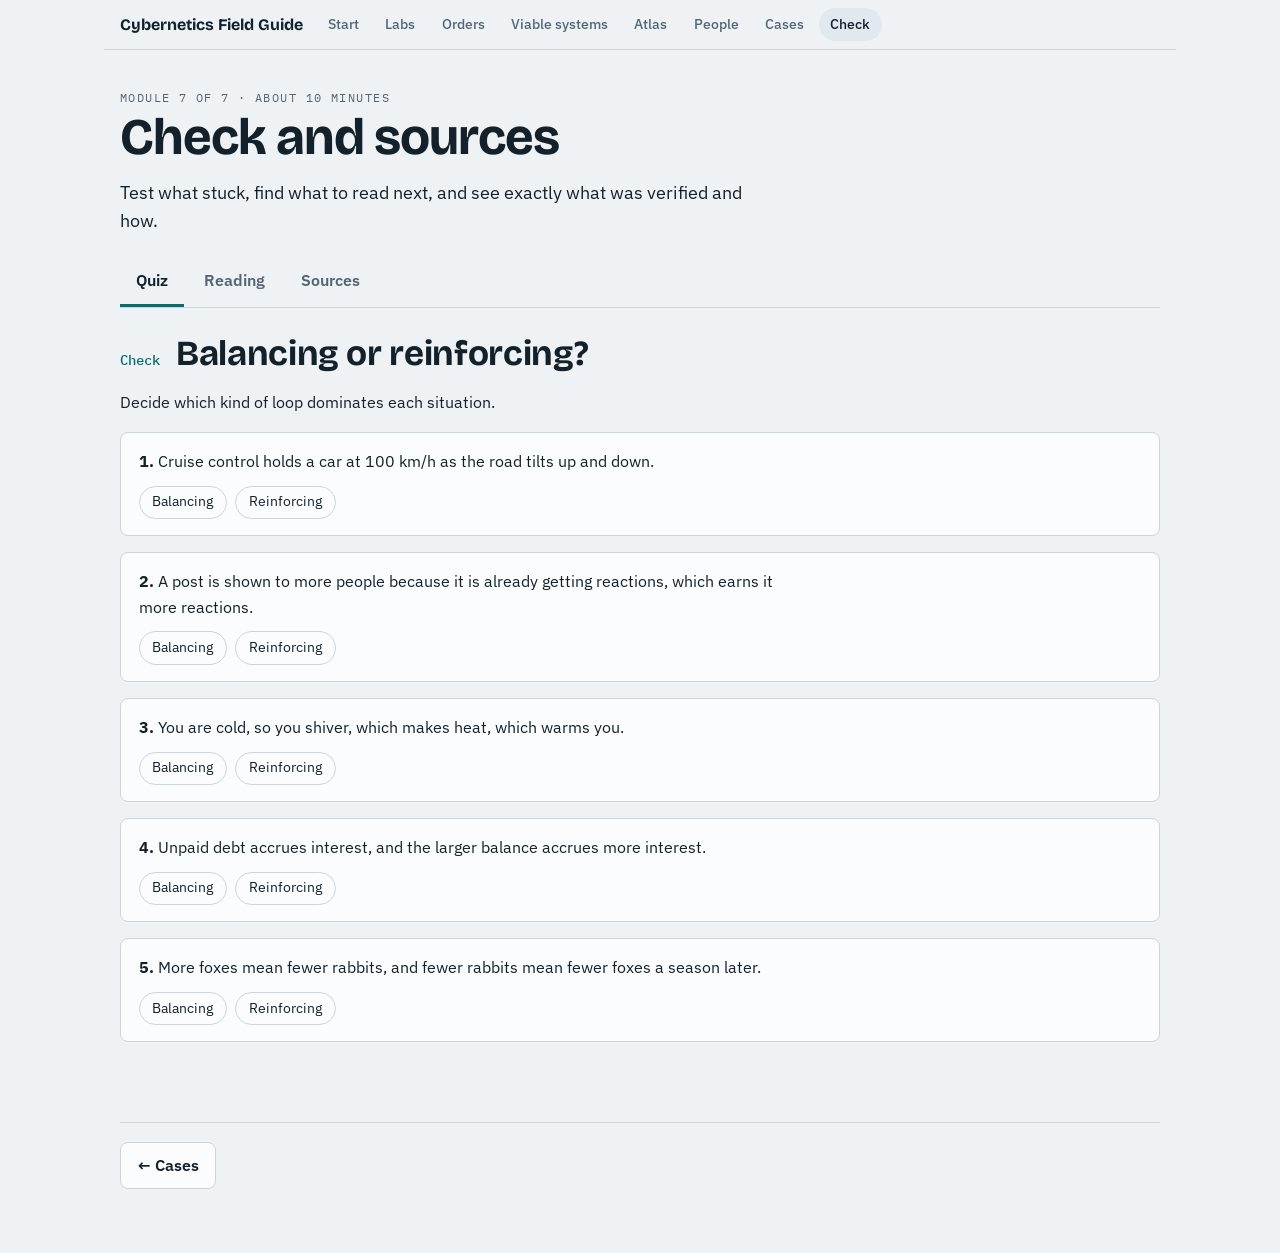
<file: check.html>
<!doctype html>
<html lang="en">
<head>
<meta charset="utf-8">
<meta name="viewport" content="width=device-width, initial-scale=1">
<title>Check and sources · Cybernetics Field Guide</title>
<link rel="stylesheet" href="https://fonts.googleapis.com/css2?family=Bricolage+Grotesque:wght@500;700&family=IBM+Plex+Sans:wght@400;500;600&family=IBM+Plex+Mono:wght@400;500&display=swap">
<link rel="stylesheet" href="assets/style.css">
</head>
<body data-page="check">
<div class="wrap">
<nav class="top" aria-label="Pages"><div class="row"><span class="brand">Cybernetics Field Guide</span><a href="index.html">Start</a><a href="labs.html">Labs</a><a href="orders.html">Orders</a><a href="viable.html">Viable systems</a><a href="atlas.html">Atlas</a><a href="people.html">People</a><a href="cases.html">Cases</a><a href="check.html" class="on" aria-current="page">Check</a></div></nav>
<header class="phead"><div class="eyebrow">Module 7 of 7 · about 10 minutes</div><h1>Check and sources</h1><p class="lede">Test what stuck, find what to read next, and see exactly what was verified and how.</p></header>
<main>
<div class="tabs" role="tablist"><button class="tab" role="tab" data-tab="quiz" aria-selected="false">Quiz</button><button class="tab" role="tab" data-tab="reading" aria-selected="false">Reading</button><button class="tab" role="tab" data-tab="sources" aria-selected="false">Sources</button></div><div class="tabpanel" data-panel="quiz" role="tabpanel" hidden><section data-sec="quiz">
  <div class="head"><span class="no">Check</span><h2>Balancing or reinforcing?</h2></div>
  <p>Decide which kind of loop dominates each situation.</p>
  <div id="quizbox"></div>
  <div class="score" id="score"></div>
</section></div><div class="tabpanel" data-panel="reading" role="tabpanel" hidden><section data-sec="read">
  <div class="head"><span class="no">Next</span><h2>Where to go from here</h2></div>
  <ul class="read">
    <li><b>Norbert Wiener, <i>Cybernetics</i> (1948)</b> and the plainer <i>The Human Use of Human Beings</i> (1950). The founding text and its readable sequel.</li>
    <li><b>W. Ross Ashby, <i>An Introduction to Cybernetics</i> (1956).</b> Clear, careful, and covers requisite variety. Many readers start here.</li>
    <li><b>Stafford Beer, <i>Brain of the Firm</i> (1972).</b> The Viable System Model written for managers.</li>
    <li><b>Donella Meadows, <i>Thinking in Systems</i> (2008).</b> The friendliest modern route into loops, stocks and delays.</li>
    <li><b>Bateson, <i>Mind and Nature: A Necessary Unity</i></b> (1979) and <i>Steps to an Ecology of Mind</i> (1972). The best entry to his thinking on loops, learning and ecology.</li>
    <li><b>Maturana and Varela, <i>Autopoiesis and Cognition</i> (1980).</b> For the second-order side. Dense but rewarding.</li>
    <li><b>Eden Medina, <i>Cybernetic Revolutionaries</i> (2011).</b> A well-researched history of Cybersyn.</li>
  </ul>
  <footer>The models on this page are teaching simplifications. They are meant to show the shape of each idea, not to predict any real room, economy or market.</footer>
</section></div><div class="tabpanel" data-panel="sources" role="tabpanel" hidden><section data-sec="sources">
  <div class="head"><span class="no">Refs</span><h2>Sources and what was checked</h2></div>
  <p>Facts on this page were checked against the sources below. Links go to the publisher, journal, archive or reference page found. Where sources disagree, the page says so.</p>
  <ul class="read">
    <li><b>Behavior, Purpose and Teleology</b> (Rosenblueth, Wiener, Bigelow, <i>Philosophy of Science</i> 10(1), 1943, pp. 18–24, DOI 10.1086/286788). <a href="https://home.csulb.edu/~cwallis/382/readings/482/wiener.behavior.purpose.teleology.1943.pdf">Full text</a></li>
    <li><b>Maxwell, “On Governors”</b> (<i>Proceedings of the Royal Society</i> 16, 1868, pp. 270–283). <a href="https://en.wikisource.org/wiki/Page:On_Governors.pdf/1">Wikisource transcription</a>, <a href="https://ClerkMaxwellFoundation.org/Governors.pdf">Clerk Maxwell Foundation</a></li>
    <li><b>Conant and Ashby, “Every good regulator of a system must be a model of that system”</b> (<i>Int. J. Systems Science</i> 1(2), 1970, pp. 89–97, DOI 10.1080/00207727008920220). <a href="https://en.wikipedia.org/wiki/Good_regulator_theorem">Overview of the theorem and its critics</a>, <a href="https://arxiv.org/pdf/2508.06326">2025 critique (arXiv)</a></li>
    <li><b>Ashby, <i>An Introduction to Cybernetics</i></b> (Chapman &amp; Hall, 1956; chapter 11, “Requisite Variety”). <a href="https://www.archive.org/download/introductiontocy00ashb/introductiontocy00ashb_bw.pdf">Archive.org scan</a></li>
    <li><b>Cybersyn.</b> Eden Medina, <i>Cybernetic Revolutionaries</i> (MIT Press, 2011); <a href="https://www.cambridge.org/core/services/aop-cambridge-core/content/view/4CF75E30D22554152A5EFDC9740E3440/S0022216X06001179a.pdf/designing_freedom_regulating_a_nation_socialist_cybernetics_in_allendes_chile.pdf">“Designing Freedom, Regulating a Nation”</a> (<i>Journal of Latin American Studies</i>, 2006); <a href="https://thereader.mitpress.mit.edu/project-cybersyn-chiles-radical-experiment-in-cybernetic-socialism">MIT Press Reader on Project Cybersyn</a>; <a href="https://en.wikipedia.org/wiki/Project_Cybersyn">Project Cybersyn overview</a></li>
    <li><b>Primary texts read for the orders section.</b> <a href="https://uranos.ch/research/references/VonFoerster1992/ethics.pdf">Von Foerster, “Ethics and Second-Order Cybernetics”</a>; <a href="https://cpb-us-e1.wpmucdn.com/blogs.gwu.edu/dist/d/257/files/2016/11/2018-Umpleby-Lepskiy-Medvedeva-2f7teld.pdf">Umpleby, Lepskiy and Medvedeva (2018)</a>; <a href="https://www.emerald.com/insight/content/doi/10.1108/03684920410556007/full/pdf">Scott, “Second-order cybernetics: an historical introduction”</a> (<i>Kybernetes</i> 33(9/10), 2004)</li>
    <li><b>Second-order cybernetics.</b> <a href="https://www.asc-cybernetics.org/CofC/">American Society for Cybernetics history of “Cybernetics of Cybernetics”</a>; <a href="https://en.wikipedia.org/wiki/Second-order_cybernetics">overview</a>; von Foerster, <a href="https://pangaro.com/hciiseminar2019/Heinz_von_Foerster-Ethics_and_Second-order_Cybernetics.pdf">“Ethics and Second-Order Cybernetics”</a></li>
    <li><b>Ashby and the Homeostat.</b> <a href="https://en.wikipedia.org/wiki/Homeostat">Homeostat overview</a>; <a href="https://archives.library.illinois.edu/?p=14051">University of Illinois Archives on Ashby</a></li>
    <li><b>McCulloch and Pitts (1943).</b> <a href="https://www.doi.org/10.1007/BF02478259">DOI 10.1007/BF02478259</a></li>
    <li><b>Beer’s concepts.</b> <a href="https://en.wikipedia.org/wiki/Stafford_Beer">Stafford Beer (POSIWID)</a>; <a href="https://metaphorum.org/wp-content/uploads/2022/09/Appendix-Diagnosing-the-System.pdf">Metaphorum appendix on attenuators and amplifiers</a></li>
    <li><b>Pask.</b> <a href="https://users.sussex.ac.uk/~ezequiel/Husbands_08_Ch08_185-212.pdf">Husbands, chapter 8</a>; <a href="https://en.wikipedia.org/wiki/Gordon_Pask">Gordon Pask overview</a></li>
    <li><b>Wiener’s book.</b> <a href="https://www.britannica.com/science/cybernetics">Britannica on cybernetics</a>; <a href="https://monoskop.org/Wiener">Monoskop bibliography</a></li>
    <li><b>Gregory Bateson.</b> <i>Steps to an Ecology of Mind</i> (1972; <a href="https://rauterberg.employee.id.tue.nl/lecturenotes/DDM110%20CAS/Bateson-1972%20Steps%20to%20an%20ecology%20of%20mind.pdf">scanned copy</a>); <a href="https://faculty.washington.edu/jernel/521/Form.htm">“Form, Substance and Difference”</a>; <a href="https://www.vordenker.de/vgo/logical-categories-of-learning.pdf">“The Logical Categories of Learning and Communication”</a></li>
    <li><b>Further on third order.</b> Yolles, <a href="https://www.mdpi.com/2079-8954/9/2/34">“Metacybernetics: Towards a General Theory of Higher Order Cybernetics”</a> (<i>Systems</i>, 2021); Umpleby, Lepskiy and Medvedeva, <a href="https://cpb-us-e1.wpmucdn.com/blogs.gwu.edu/dist/d/257/files/2016/11/2018-Umpleby-Lepskiy-Medvedeva-2f7teld.pdf">“Recent developments in cybernetics”</a> (2019)</li>
    <li><b>Daisyworld.</b> Watson and Lovelock, “Biological homeostasis of the global environment: the parable of Daisyworld,” <i>Tellus</i> 35B, 1983, pp. 284–289. <a href="https://www.jameslovelock.org/biological-homeostasis-of-the-global-environment-the-parable-of-daisyworld/">James Lovelock’s site</a></li>
    <li><b>Homeostasis.</b> <a href="https://pubmed.ncbi.nlm.nih.gov/18634840/">From Claude Bernard to Walter Cannon (PubMed)</a></li>
    <li><b>Macy Conferences.</b> <a href="https://asc-cybernetics.org/foundations/history/MacySummary.htm">American Society for Cybernetics summary</a></li>
    <li><b>Feedback in antiquity and the governor.</b> <a href="https://historyofinformation.com/detail.php?entryid=2306">Ctesibius</a>; <a href="https://www3.nd.edu/~pantsakl/Publications/370-ECC07.pdf">European Control Conference 2007 history paper</a></li>
    <li><b>Autopoiesis.</b> <a href="https://en.wikipedia.org/wiki/Autopoiesis_and_Cognition:_The_Realization_of_the_Living">Autopoiesis and Cognition: publication history</a>; <a href="https://link.springer.com/book/10.1007/978-94-009-8947-4">Springer book page</a></li>
  </ul>
  <p style="margin-top:1rem;font-size:.9rem;color:var(--muted)">Checked against primary text: von Foerster’s 1991 address, the Umpleby, Lepskiy and Medvedeva paper and Scott’s history were read in full from the PDFs. Others were checked through search-result summaries and bibliographic listings, not by reading the original. Sources disagree on a few points: the date of Watt’s governor (1769 or 1788), and the date of the truckers’ strike (most say October 1972, one review says 1971). Not confirmed: the year of the Meadows edition you own (a UK edition is dated 2009). For formal citation, use the originals.</p>
</section></div>
</main>
<div class="pager"><a href="cases.html">← Cases</a><span></span></div>
</div>
<script src="assets/common.js"></script>
<script>
(function(){
"use strict";

var QZ=[
  {q:"Cruise control holds a car at 100 km/h as the road tilts up and down.",a:"B",why:"Any gap between actual and set speed triggers a correction that shrinks the gap. That is a balancing loop."},
  {q:"A post is shown to more people because it is already getting reactions, which earns it more reactions.",a:"R",why:"Output (reactions) feeds the input (reach). More leads to more, until attention runs out."},
  {q:"You are cold, so you shiver, which makes heat, which warms you.",a:"B",why:"The deviation from 37 °C triggers an action that removes the deviation."},
  {q:"Unpaid debt accrues interest, and the larger balance accrues more interest.",a:"R",why:"The growth is proportional to the current size. Only default, repayment or a cap can break the loop."},
  {q:"More foxes mean fewer rabbits, and fewer rabbits mean fewer foxes a season later.",a:"B",why:"Each population pushes back on the other. The delay is why such systems often swing in waves instead of settling."}
];
var qs=0,qa=0;
(function(){
  var box=$("quizbox");
  QZ.forEach(function(q,i){
    var d=document.createElement("div");d.className="q";
    d.innerHTML='<p><b>'+(i+1)+'.</b> '+q.q+'</p><div class="opts"><button class="chip" data-a="B">Balancing</button><button class="chip" data-a="R">Reinforcing</button></div>';
    var done=false;
    Array.prototype.forEach.call(d.querySelectorAll("button"),function(b){
      b.addEventListener("click",function(){
        if(done)return;done=true;qa++;var ok=b.dataset.a===q.a;if(ok)qs++;
        b.setAttribute("aria-pressed","true");
        var w=document.createElement("div");w.className="why "+(ok?"ok":"no");
        w.textContent=(ok?"Right. ":"Not quite. This one is "+(q.a==="B"?"balancing. ":"reinforcing. "))+q.why;d.appendChild(w);
        $("score").textContent=qs+" of "+qa+" answered correctly"+(qa===QZ.length?". Done.":"");if(qa===QZ.length){Prog.quiz(qs,qa);Prog.done("quiz")}
      });
    });
    box.appendChild(d);
  });
})();


initTabs();

})();
</script>
</body>
</html>
</file>
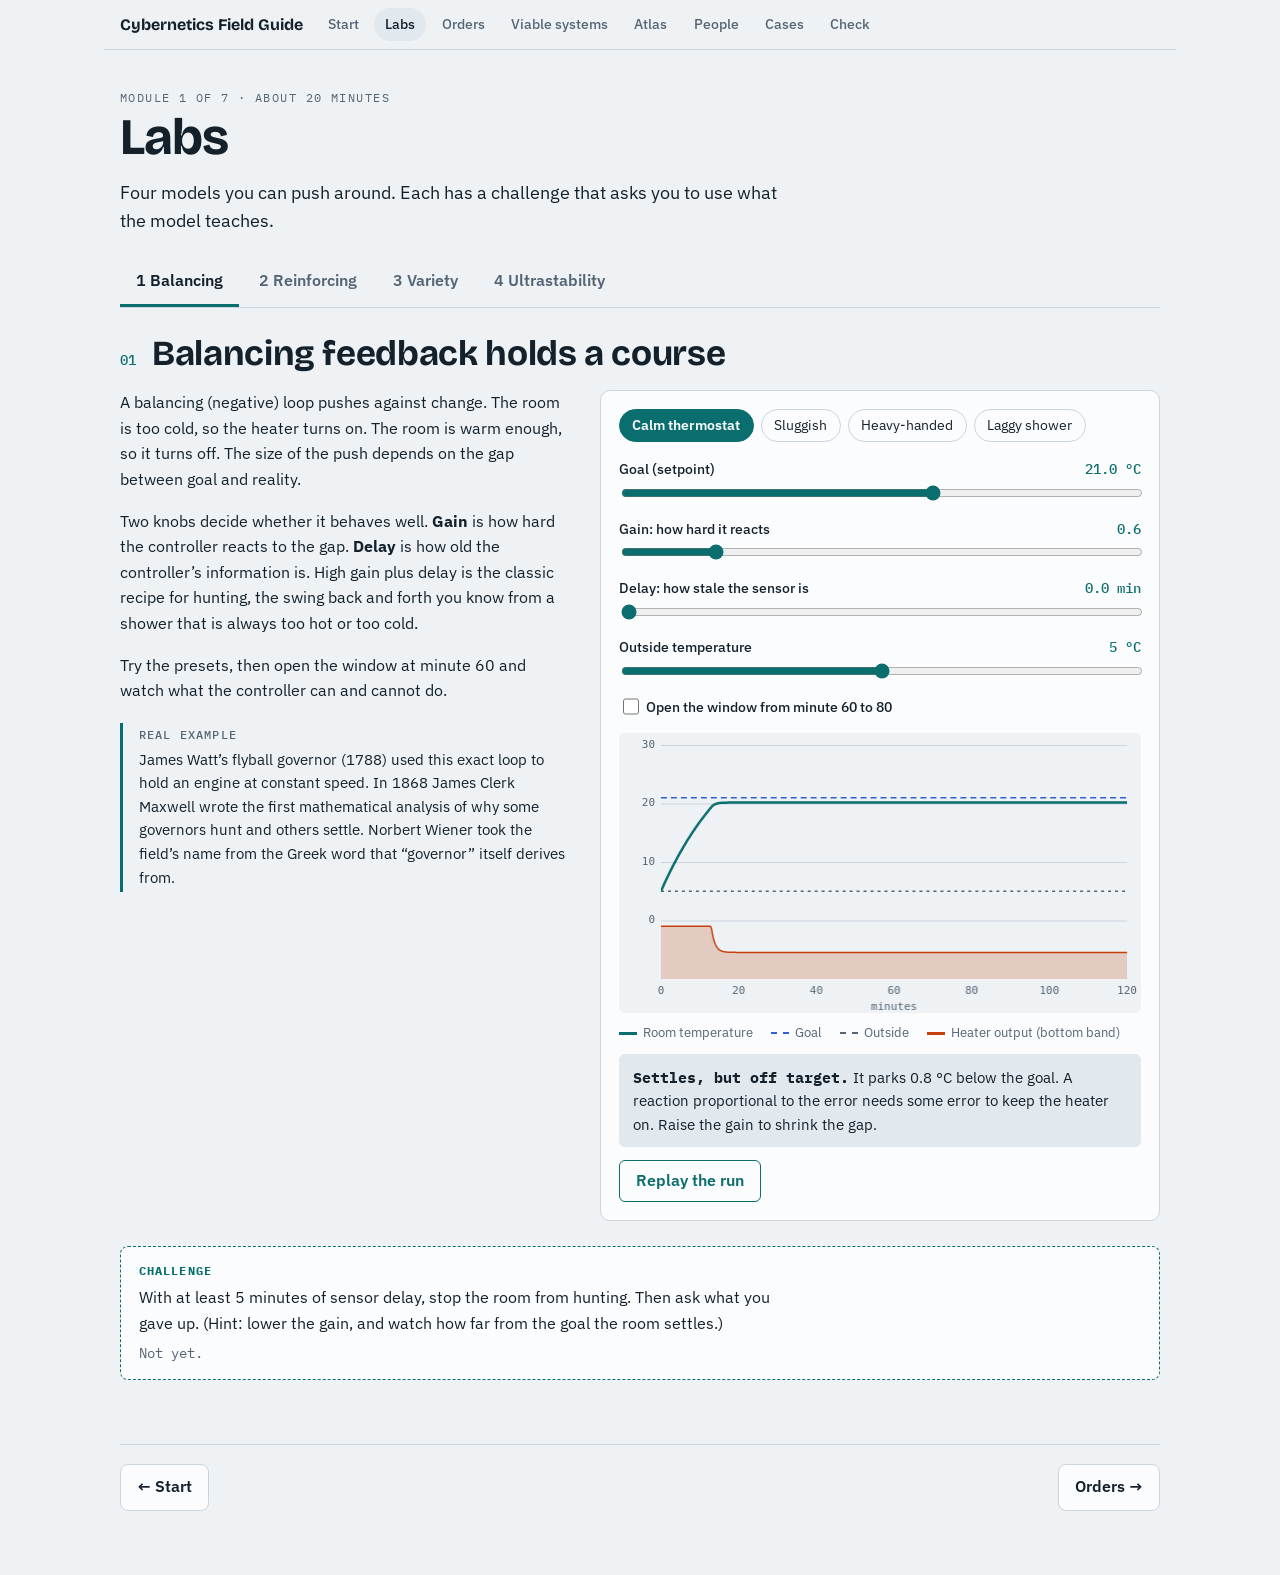
<file: labs.html>
<!doctype html>
<html lang="en">
<head>
<meta charset="utf-8">
<meta name="viewport" content="width=device-width, initial-scale=1">
<title>Labs · Cybernetics Field Guide</title>
<link rel="stylesheet" href="https://fonts.googleapis.com/css2?family=Bricolage+Grotesque:wght@500;700&family=IBM+Plex+Sans:wght@400;500;600&family=IBM+Plex+Mono:wght@400;500&display=swap">
<link rel="stylesheet" href="assets/style.css">
</head>
<body data-page="labs">
<div class="wrap">
<nav class="top" aria-label="Pages"><div class="row"><span class="brand">Cybernetics Field Guide</span><a href="index.html">Start</a><a href="labs.html" class="on" aria-current="page">Labs</a><a href="orders.html">Orders</a><a href="viable.html">Viable systems</a><a href="atlas.html">Atlas</a><a href="people.html">People</a><a href="cases.html">Cases</a><a href="check.html">Check</a></div></nav>
<header class="phead"><div class="eyebrow">Module 1 of 7 · about 20 minutes</div><h1>Labs</h1><p class="lede">Four models you can push around. Each has a challenge that asks you to use what the model teaches.</p></header>
<main>
<div class="tabs" role="tablist"><button class="tab" role="tab" data-tab="balance" aria-selected="false">1 Balancing</button><button class="tab" role="tab" data-tab="reinforce" aria-selected="false">2 Reinforcing</button><button class="tab" role="tab" data-tab="variety" aria-selected="false">3 Variety</button><button class="tab" role="tab" data-tab="ultra" aria-selected="false">4 Ultrastability</button></div><div class="tabpanel" data-panel="balance" role="tabpanel" hidden><section data-sec="balance">
  <div class="head"><span class="no">01</span><h2>Balancing feedback holds a course</h2></div>
  <div class="two">
    <div>
      <p>A balancing (negative) loop pushes against change. The room is too cold, so the heater turns on. The room is warm enough, so it turns off. The size of the push depends on the gap between goal and reality.</p>
      <p>Two knobs decide whether it behaves well. <b>Gain</b> is how hard the controller reacts to the gap. <b>Delay</b> is how old the controller’s information is. High gain plus delay is the classic recipe for hunting, the swing back and forth you know from a shower that is always too hot or too cold.</p>
      <p>Try the presets, then open the window at minute 60 and watch what the controller can and cannot do.</p>
      <div class="ex"><b>Real example</b><p>James Watt’s flyball governor (1788) used this exact loop to hold an engine at constant speed. In 1868 James Clerk Maxwell wrote the first mathematical analysis of why some governors hunt and others settle. Norbert Wiener took the field’s name from the Greek word that “governor” itself derives from.</p></div>
    </div>
    <div class="lab">
      <div class="chips" id="p1" style="margin-bottom:1rem"></div>
      <div class="ctl">
        <label><span class="line"><span>Goal (setpoint)</span><span class="v" id="v1sp"></span></span><input type="range" id="sp" min="15" max="25" step="0.5" value="21"></label>
        <label><span class="line"><span>Gain: how hard it reacts</span><span class="v" id="v1g"></span></span><input type="range" id="gain" min="0.1" max="3" step="0.1" value="0.6"></label>
        <label><span class="line"><span>Delay: how stale the sensor is</span><span class="v" id="v1d"></span></span><input type="range" id="delay" min="0" max="10" step="0.5" value="0"></label>
        <label><span class="line"><span>Outside temperature</span><span class="v" id="v1o"></span></span><input type="range" id="out" min="-5" max="15" step="1" value="5"></label>
        <label><span><input type="checkbox" id="win">Open the window from minute 60 to 80</span></label>
      </div>
      <div style="height:.9rem"></div>
      <canvas id="c1" role="img" aria-label="Room temperature over 120 minutes with heater output"></canvas>
      <div class="legend"><span><i style="border-color:var(--loop)"></i>Room temperature</span><span><i class="dash" style="border-color:var(--sig)"></i>Goal</span><span><i class="dash" style="border-color:var(--muted)"></i>Outside</span><span><i style="border-color:var(--err)"></i>Heater output (bottom band)</span></div>
      <div class="verdict" id="verdict1"></div>
      <div style="margin-top:.8rem"><button class="btn ghost" id="replay1">Replay the run</button></div>
    </div>
  </div>
<div class="challenge"><b class="k">Challenge</b><p style="margin:.3rem 0 0">With at least 5 minutes of sensor delay, stop the room from hunting. Then ask what you gave up. (Hint: lower the gain, and watch how far from the goal the room settles.)</p><div class="state" id="chs1">Not yet.</div></div>
</section></div><div class="tabpanel" data-panel="reinforce" role="tabpanel" hidden><section data-sec="reinforce">
  <div class="head"><span class="no">02</span><h2>Reinforcing feedback amplifies</h2></div>
  <div class="two">
    <div>
      <p>A reinforcing (positive) loop feeds a change back into itself, so more leads to more. “Positive” means it adds, not that it is good. Compound interest, a viral post and a bank run are all the same shape.</p>
      <p>Nothing grows forever, so a reinforcing loop in the real world almost always meets a balancing loop that finally caps it. Switch the limit on and off and compare the curves. Most of what looks like “exponential growth” is the early part of an S-curve.</p>
      <div class="ex"><b>Real example</b><p>Arctic ice reflects sunlight. Warming melts ice, dark water absorbs more heat, and that melts more ice. Climate scientists call it the ice-albedo feedback, and it is one reason polar warming outpaces the global average.</p></div>
    </div>
    <div class="lab">
      <div class="chips" id="p2" style="margin-bottom:1rem"></div>
      <div class="ctl">
        <label><span class="line"><span>Strength of the loop (growth rate per unit time)</span><span class="v" id="v2r"></span></span><input type="range" id="rate" min="0.05" max="0.8" step="0.01" value="0.35"></label>
        <label><span class="line"><span>Starting amount</span><span class="v" id="v2x"></span></span><input type="range" id="x0" min="0.1" max="10" step="0.1" value="1"></label>
        <label><span><input type="checkbox" id="lim" checked>Add a balancing limit (a ceiling of 100)</span></label>
      </div>
      <div style="height:.9rem"></div>
      <canvas id="c2" role="img" aria-label="Growth curve with and without a limiting loop"></canvas>
      <div class="legend"><span><i style="border-color:var(--loop)"></i><span id="l2a">With limit</span></span><span><i class="dash" style="border-color:var(--err)"></i><span id="l2b">Without limit (clipped at the top)</span></span></div>
      <div class="verdict" id="verdict2"></div>
    </div>
  </div>
<div class="challenge"><b class="k">Challenge</b><p style="margin:.3rem 0 0">With the limit switched on and a starting amount of 2 or less, reach 90 within 20 time units. Find the loop strength that does it.</p><div class="state" id="chs2">Not yet.</div></div>
</section></div><div class="tabpanel" data-panel="variety" role="tabpanel" hidden><section data-sec="variety">
  <div class="head"><span class="no">03</span><h2>Only variety can absorb variety</h2></div>
  <div class="two">
    <div>
      <p>W. Ross Ashby’s law of requisite variety says a regulator must be able to do at least as many different things as the disturbances it faces can do to it. A help desk with 5 canned replies cannot fully handle 14 kinds of problem, however hard it works.</p>
      <p>You have two honest options. <b>Amplify</b> the regulator: add responses, train people, give them more tools. Or <b>attenuate</b> the disturbances: group similar cases, standardize, triage. Tick the triage box and see how much the same team can then absorb.</p>
      <div class="ex"><b>Real example</b><p>The immune system keeps billions of distinct antibody variants in reserve because pathogens vary enormously. A chess grandmaster matches the variety of a position by pattern recognition built over years. Both are requisite variety at work.</p></div>
    </div>
    <div class="lab">
      <div class="ctl">
        <label><span class="line"><span>Kinds of disturbance (D)</span><span class="v" id="v3d"></span></span><input type="range" id="D" min="2" max="16" step="1" value="12"></label>
        <label><span class="line"><span>Responses the regulator has (R)</span><span class="v" id="v3r"></span></span><input type="range" id="R" min="1" max="16" step="1" value="4"></label>
        <label><span><input type="checkbox" id="triage">Triage: treat similar disturbances in pairs (one response covers both)</span></label>
      </div>
      <div class="bars" id="bars" aria-label="Disturbances handled and missed"></div>
      <div class="legend"><span><i style="border-color:var(--loop)"></i>Absorbed</span><span><i style="border-color:var(--err)"></i>Gets through</span></div>
      <div class="verdict" id="verdict3"></div>
      <div style="margin-top:.8rem"><button class="btn ghost" id="roll3">Roll 300 new disturbances</button></div>
    </div>
  </div>
<div class="challenge"><b class="k">Challenge</b><p style="margin:.3rem 0 0">Absorb every disturbance with 12 or more kinds of trouble and no more than 6 responses. (Hint: attenuate the disturbances.)</p><div class="state" id="chs3">Not yet.</div></div>
</section></div><div class="tabpanel" data-panel="ultra" role="tabpanel" hidden><section data-sec="ultra">
  <div class="head"><span class="no">04</span><h2>Ultrastability: a system that rewires itself</h2></div>
  <div class="two">
    <div>
      <p>A thermostat holds a goal but cannot change its own rules. Ashby asked how a system could keep its <b>essential variables</b> (the ones it must hold within limits to survive) inside bounds even when the world changes the rules. His answer was <b>ultrastability</b>: a second loop that watches the essential variables and, when they leave their limits, changes the parameters of the first loop at random, until stability returns.</p>
      <p>Ashby built the idea as a machine. His Homeostat, completed on 16 March 1948 at Barnwood House Hospital, used four linked units and found stable settings by itself. Wiener called it “one of the great philosophical contributions of the present day”, according to a historical account of the 1952 Macy conference.</p>
      <p>The model on the right is a one-variable cartoon of the principle, not a replica of the Homeostat. The variable must stay within ±1. When it escapes, the system re-rolls its own setting <i>k</i>. Flip the wiring halfway and watch it find a new working setting without being told how.</p>
      <div class="ex"><b>Real example</b><p>A person who moves to a new country finds old habits stop working. Nothing tells them the right new habits. They vary behavior until what they need to keep steady (sleep, money, belonging) stays in range again. Bateson’s Learning II (lesson 7) is the same move at the level of habits.</p></div>
    </div>
    <div class="lab">
      <div class="ctl">
        <label><span class="line"><span>Random kicks from the environment</span><span class="v" id="v4n"></span></span><input type="range" id="noise" min="0" max="0.8" step="0.05" value="0.2"></label>
        <label><span><input type="checkbox" id="flip" checked>Flip the wiring at t = 30 (the old setting now makes things worse)</span></label>
      </div>
      <div style="height:.9rem"></div>
      <canvas id="c4" role="img" aria-label="A variable that must stay between minus one and one, with the system re-rolling its own setting when it escapes"></canvas>
      <div class="legend"><span><i style="border-color:var(--loop)"></i>Essential variable x</span><span><i class="dash" style="border-color:var(--err)"></i>Limits ±1 and re-rolls</span><span><i style="border-color:var(--sig)"></i>Its current setting k (scaled)</span></div>
      <div class="verdict" id="verdict4"></div>
      <div style="margin-top:.8rem"><button class="btn ghost" id="again4">Run again with new luck</button></div>
    </div>
  </div>
<div class="challenge"><b class="k">Challenge</b><p style="margin:.3rem 0 0">With the wiring flipped and kicks of 0.4 or more, get the system to settle. If luck is against you, run again.</p><div class="state" id="chs4">Not yet.</div></div>
</section></div>
</main>
<div class="pager"><a href="index.html">← Start</a><a href="orders.html">Orders →</a></div>
</div>
<script src="assets/common.js"></script>
<script>
(function(){
"use strict";

var P1=[
  {n:"Calm thermostat",sp:21,gain:.6,delay:0,out:5},
  {n:"Sluggish",sp:21,gain:.15,delay:0,out:5},
  {n:"Heavy-handed",sp:21,gain:3,delay:0,out:5},
  {n:"Laggy shower",sp:21,gain:1.6,delay:6,out:5}
];
var reveal1=1,anim1=null;
function sim1(p,win){
  var dt=.25,N=Math.round(120/dt),T=[p.out],U=[],dS=Math.round(p.delay/dt);
  for(var i=0;i<=N;i++){
    var t=i*dt,meas=i-dS>=0?T[i-dS]:T[0];
    var u=clamp(p.gain*(p.sp-meas),0,1);
    var k=(win&&t>=60&&t<80)?.1:.05;
    U.push(u);T.push(T[i]+(-k*(T[i]-p.out)+1.5*u)*dt);
  }
  return{T:T,U:U,dt:dt};
}
function run1(){
  var p={sp:+$("sp").value,gain:+$("gain").value,delay:+$("delay").value,out:+$("out").value},win=$("win").checked;
  $("v1sp").textContent=fmt(p.sp)+" °C";$("v1g").textContent=fmt(p.gain);$("v1d").textContent=fmt(p.delay)+" min";$("v1o").textContent=p.out+" °C";
  var r=sim1(p,win),tl=[],ul=[],ol=[],gl=[];
  for(var i=0;i<=480;i++){var t=i*r.dt;tl.push([t,r.T[i]]);ul.push([t,-10+r.U[i]*9]);}
  ol=[[0,p.out],[120,p.out]];gl=[[0,p.sp],[120,p.sp]];
  var o={xmax:120,xstep:20,ymin:-10,ymax:30,yticks:[0,10,20,30],xlabel:"minutes",reveal:reveal1,
    series:[{data:ol,color:"--muted",dash:[3,4],width:1.5},{data:gl,color:"--sig",dash:[6,4],width:1.5},{data:ul,color:"--err",fill:true,width:1.5},{data:tl,color:"--loop",width:2.5}]};
  if(win)o.band=[60,80,"window open"];
  drawChart($("c1"),o);
  /* verdict over the last stretch before any disturbance, or the end of the run */
  var a=Math.round(30/r.dt),b=Math.round((win?58:118)/r.dt),mn=1e9,mx=-1e9,sum=0,n=0;
  for(var j=a;j<=b;j++){mn=Math.min(mn,r.T[j]);mx=Math.max(mx,r.T[j]);sum+=r.T[j];n++}
  var rev=0,lastS=0;for(var j2=a;j2+4<=b;j2+=4){var dd=r.T[j2+4]-r.T[j2];if(Math.abs(dd)>.05){var sg=dd>0?1:-1;if(lastS&&sg!==lastS)rev++;lastS=sg}}
  var hunt=(mx-mn>.8&&rev>=3),slope=(r.T[b]-r.T[b-20])/5;
  var mean=sum/n,peak=Math.max.apply(null,r.T),off=mean-p.sp,v=$("verdict1");
  var msg,cls;
  if(hunt){msg="<b>Hunting.</b> The room never settles: it swings between "+fmt(mn)+" and "+fmt(mx)+" °C. The controller keeps correcting old news.";cls="bad"}
  else if(peak>p.sp+1){msg="<b>Overshoots.</b> Peak "+fmt(peak)+" °C before settling near "+fmt(mean)+" °C.";cls="bad"}
  else if(Math.abs(slope)>.02&&Math.abs(off)>.7){msg="<b>Still creeping.</b> Low gain makes the room approach the goal slowly: it is still moving about "+fmt(Math.abs(slope)*10)+" °C every 10 minutes at the end of the run. Raise the gain to speed it up.";cls=""}
  else if(Math.abs(off)>.7){msg="<b>Settles, but off target.</b> It parks "+fmt(Math.abs(off))+" °C "+(off<0?"below":"above")+" the goal. A reaction proportional to the error needs some error to keep the heater on. Raise the gain to shrink the gap.";cls=""}
  else{msg="<b>Settles close to the goal</b> (within "+fmt(Math.abs(off))+" °C) without swinging.";cls="good"}
  if(win&&!hunt){var dip=1e9;for(var q=Math.round(60/r.dt);q<=Math.round(85/r.dt);q++)dip=Math.min(dip,r.T[q]);msg+=" With the window open the room drops to "+fmt(dip)+" °C: the heater is already near full power, so a disturbance can exceed what the regulator can do.";}
  v.className="verdict "+cls;v.innerHTML=msg;
}
function replay1(){
  if(anim1)cancelAnimationFrame(anim1);
  if(window.matchMedia("(prefers-reduced-motion: reduce)").matches){reveal1=1;run1();return}
  var t0=null;reveal1=0;
  function f(ts){if(t0==null)t0=ts;reveal1=clamp((ts-t0)/3500,0,1);run1();if(reveal1<1)anim1=requestAnimationFrame(f)}
  anim1=requestAnimationFrame(f);
}
(function(){
  var box=$("p1");
  P1.forEach(function(p,i){
    var b=document.createElement("button");b.className="chip";b.textContent=p.n;b.setAttribute("aria-pressed",i===0?"true":"false");
    b.addEventListener("click",function(){
      $("sp").value=p.sp;$("gain").value=p.gain;$("delay").value=p.delay;$("out").value=p.out;
      Array.prototype.forEach.call(box.children,function(c){c.setAttribute("aria-pressed",c===b?"true":"false")});
      reveal1=1;run1();
    });box.appendChild(b);
  });
  ["sp","gain","delay","out","win"].forEach(function(id){$(id).addEventListener("input",function(){
    Array.prototype.forEach.call(box.children,function(c){c.setAttribute("aria-pressed","false")});reveal1=1;run1()})});
  $("replay1").addEventListener("click",replay1);
})();


var P2=[
  {n:"Viral post",r:.5,x0:.5,u:"hours"},
  {n:"Bank run",r:.65,x0:1,u:"hours"},
  {n:"Savings at 7%",r:.07,x0:5,u:"years"},
  {n:"Slow burn",r:.12,x0:1,u:"time units"}
];
function run2(){
  var r=+$("rate").value,x0=+$("x0").value,lim=$("lim").checked,u=run2.u||"time units",K=100;
  $("v2r").textContent=fmt(r,2);$("v2x").textContent=fmt(x0);
  var ex=[],lg=[];
  for(var i=0;i<=300;i++){var t=i*.1;ex.push([t,x0*Math.exp(r*t)]);lg.push([t,K/(1+((K-x0)/x0)*Math.exp(-r*t))])}
  var main=lim?lg:ex,ghost=lim?ex:lg;
  drawChart($("c2"),{xmax:30,xstep:5,ymin:0,ymax:100,yticks:[0,25,50,75,100],xlabel:u,
    series:[{data:ghost,color:lim?"--err":"--loop",dash:[5,4],width:1.5},{data:main,color:lim?"--loop":"--err",width:2.5}]});
  $("l2a").textContent=lim?"With limit":"Without limit";$("l2b").textContent=lim?"Without limit (clipped at the top)":"With limit";
  var dbl=Math.LN2/r,tEx=Math.log(K/x0)/r,t90=Math.log(90*(K-x0)/(x0*10))/r;
  var m="<b>Doubles every "+fmt(dbl)+" "+u+".</b> ";
  m+=tEx<=30?"Unchecked, it passes 100 after about "+fmt(tEx)+". ":"Unchecked, it would not reach 100 within the 30 shown. ";
  m+=t90<=30?"With a limit it reaches 90 near "+fmt(t90)+" and then flattens.":"With a limit it is still in its early, almost exponential phase at 30.";
  $("verdict2").innerHTML=m;
}
(function(){
  var box=$("p2");
  P2.forEach(function(p,i){
    var b=document.createElement("button");b.className="chip";b.textContent=p.n;b.setAttribute("aria-pressed",i===0?"true":"false");
    b.addEventListener("click",function(){
      $("rate").value=p.r;$("x0").value=p.x0;run2.u=p.u;
      Array.prototype.forEach.call(box.children,function(c){c.setAttribute("aria-pressed",c===b?"true":"false")});run2();
    });box.appendChild(b);
  });
  run2.u="hours";
  $("rate").value=P2[0].r;$("x0").value=P2[0].x0;
  ["rate","x0","lim"].forEach(function(id){$(id).addEventListener("input",function(){
    Array.prototype.forEach.call(box.children,function(c){c.setAttribute("aria-pressed","false")});run2()})});
})();


var counts3=null;
function roll3(){
  var D=+$("D").value,R=+$("R").value,tri=$("triage").checked,N=300;
  var groups=tri?Math.ceil(D/2):D,cover=Math.min(R,groups),c=[];
  for(var i=0;i<D;i++)c.push(0);
  for(var k=0;k<N;k++){c[Math.floor(Math.random()*D)]++}
  counts3=c;draw3();
}
function draw3(){
  var D=+$("D").value,R=+$("R").value,tri=$("triage").checked;
  $("v3d").textContent=D;$("v3r").textContent=R;
  if(!counts3||counts3.length!==D){roll3();return}
  var groups=tri?Math.ceil(D/2):D,cover=Math.min(R,groups),mx=Math.max.apply(null,counts3),box=$("bars"),ok=0,tot=0;
  box.innerHTML="";
  counts3.forEach(function(n,i){
    var g=tri?Math.floor(i/2):i,handled=g<cover;tot+=n;if(handled)ok+=n;
    var b=document.createElement("div");b.className="bar"+(handled?"":" miss");
    b.innerHTML='<span class="col" style="height:'+Math.max(2,n/mx*120)+'px"></span><span>'+(i+1)+'</span>';
    b.title="Disturbance "+(i+1)+": "+n+" times, "+(handled?"absorbed":"got through");box.appendChild(b);
  });
  var law=Math.min(1,cover/groups),v=$("verdict3");
  v.className="verdict "+(law>=1?"good":"bad");
  v.innerHTML="<b>"+ok+" of "+tot+" absorbed ("+Math.round(ok/tot*100)+"%).</b> "+
    (law>=1?"The regulator has at least as many responses as there are kinds of trouble"+(tri?" after triage":"")+", so nothing gets through.":
    "With "+R+" responses against "+groups+" distinct "+(tri?"groups":"disturbances")+", the best any strategy can do is cover about "+Math.round(law*100)+"% of the cases. Add responses"+(tri?"":" or tick triage")+" to close the gap.");
}
["D","R","triage"].forEach(function(id){$(id).addEventListener("input",function(){if(id==="D")counts3=null;draw3()})});
$("roll3").addEventListener("click",roll3);


var seed4=7;
function rng(a){return function(){a|=0;a=a+0x6D2B79F5|0;var t=Math.imul(a^a>>>15,1|a);t=t+Math.imul(t^t>>>7,61|t)^t;return((t^t>>>14)>>>0)/4294967296}}
function run4(){
  var noise=+$("noise").value,flip=$("flip").checked,rnd=rng(seed4);
  $("v4n").textContent=fmt(noise,2);
  var dt=.1,N=600,x=.5,k=.8,sgn=1,xs=[],ks=[],rolls=[],last=0;
  for(var i=0;i<=N;i++){
    var t=i*dt;
    if(flip&&Math.abs(t-30)<dt/2)sgn=-1;
    x+=-sgn*k*x*dt+noise*(rnd()-.5)*Math.sqrt(dt)*2;
    x=clamp(x,-1.3,1.3);
    if(Math.abs(x)>1){k=(rnd()*4-2);rolls.push(t);last=t;x=clamp(x,-1.05,1.05)}
    xs.push([t,x]);ks.push([t,k*.6]);
  }
  var vl=[{x:30,color:"--sig",dash:[6,4]}];
  if(!flip)vl=[];
  rolls.forEach(function(t){vl.push({x:t,color:"--err",dash:[2,3]})});
  drawChart($("c4"),{xmax:60,xstep:10,ymin:-1.5,ymax:1.5,yticks:[-1,0,1],xlabel:"time",vlines:vl,
    series:[{data:[[0,1],[60,1]],color:"--err",dash:[6,4],width:1.5},{data:[[0,-1],[60,-1]],color:"--err",dash:[6,4],width:1.5},{data:ks,color:"--sig",width:1.5},{data:xs,color:"--loop",width:2.5}]});
  var v=$("verdict4");
  var tail=xs.slice(Math.round(N*.8)).map(function(p){return Math.abs(p[1])}),mx=Math.max.apply(null,tail);
  if(mx<=1&&last<50){v.className="verdict good";v.innerHTML="<b>Re-rolled its own setting "+rolls.length+" time"+(rolls.length===1?"":"s")+" and settled.</b> Its last change was at t = "+fmt(last)+"; after that the variable stays inside the limits."}
  else{v.className="verdict bad";v.innerHTML="<b>Still searching.</b> "+rolls.length+" re-rolls so far and the variable keeps escaping. With heavy kicks, even a good setting cannot hold. Lower the kicks or run again."}
}
["noise","flip"].forEach(function(id){$(id).addEventListener("input",run4)});
$("again4").addEventListener("click",function(){seed4=(seed4*31+17)%100003;run4()});


var CHS={
 "ch-balance":{el:"chs1",test:function(){return +$("delay").value>=5&&$("verdict1").innerHTML.length>0&&$("verdict1").innerHTML.indexOf("Hunting")<0}},
 "ch-reinforce":{el:"chs2",test:function(){var r=+$("rate").value,x0=+$("x0").value,t=Math.log(90*(100-x0)/(x0*10))/r;return $("lim").checked&&x0<=2&&t<=20}},
 "ch-variety":{el:"chs3",test:function(){var D=+$("D").value,R=+$("R").value,g=$("triage").checked?Math.ceil(D/2):D;return D>=12&&R<=6&&R>=g}},
 "ch-ultra":{el:"chs4",test:function(){return $("flip").checked&&+$("noise").value>=.4&&$("verdict4").className.indexOf("good")>=0}}
};
function checkChallenges(){
  Object.keys(CHS).forEach(function(k){
    var c=CHS[k],el=$(c.el),ok=false;
    try{ok=c.test()}catch(e){}
    if(ok){el.textContent="Done. Nice work.";el.className="state ok";Prog.done(k)}
    else if(Prog.get().d&&Prog.get().d[k]){el.textContent="Done earlier. Your current settings no longer meet it.";el.className="state ok"}
    else{el.textContent="Not yet.";el.className="state"}
  });
}
document.addEventListener("input",checkChallenges);
document.addEventListener("click",function(){setTimeout(checkChallenges,60)});
onRedraw(function(){run1();run2();run4()});
run1();run2();roll3();run4();checkChallenges();
initTabs();

})();
</script>
</body>
</html>
</file>
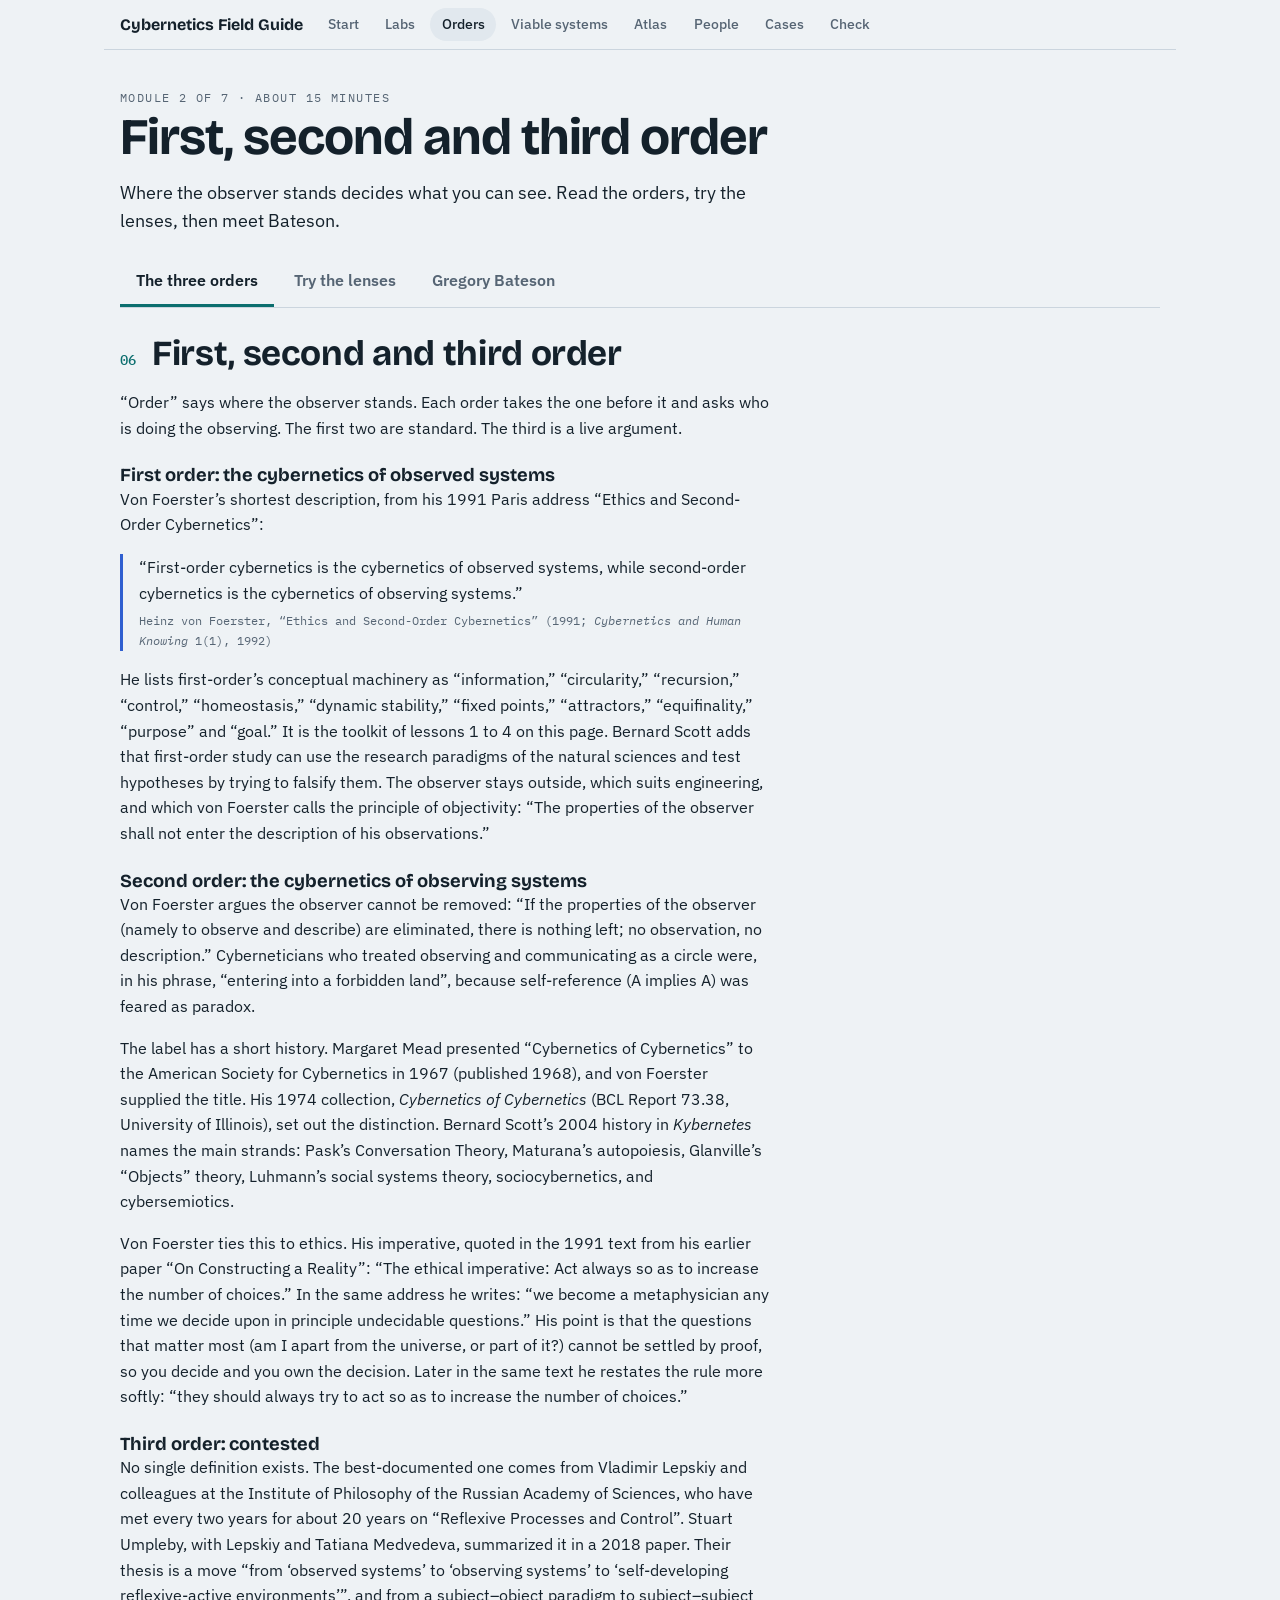
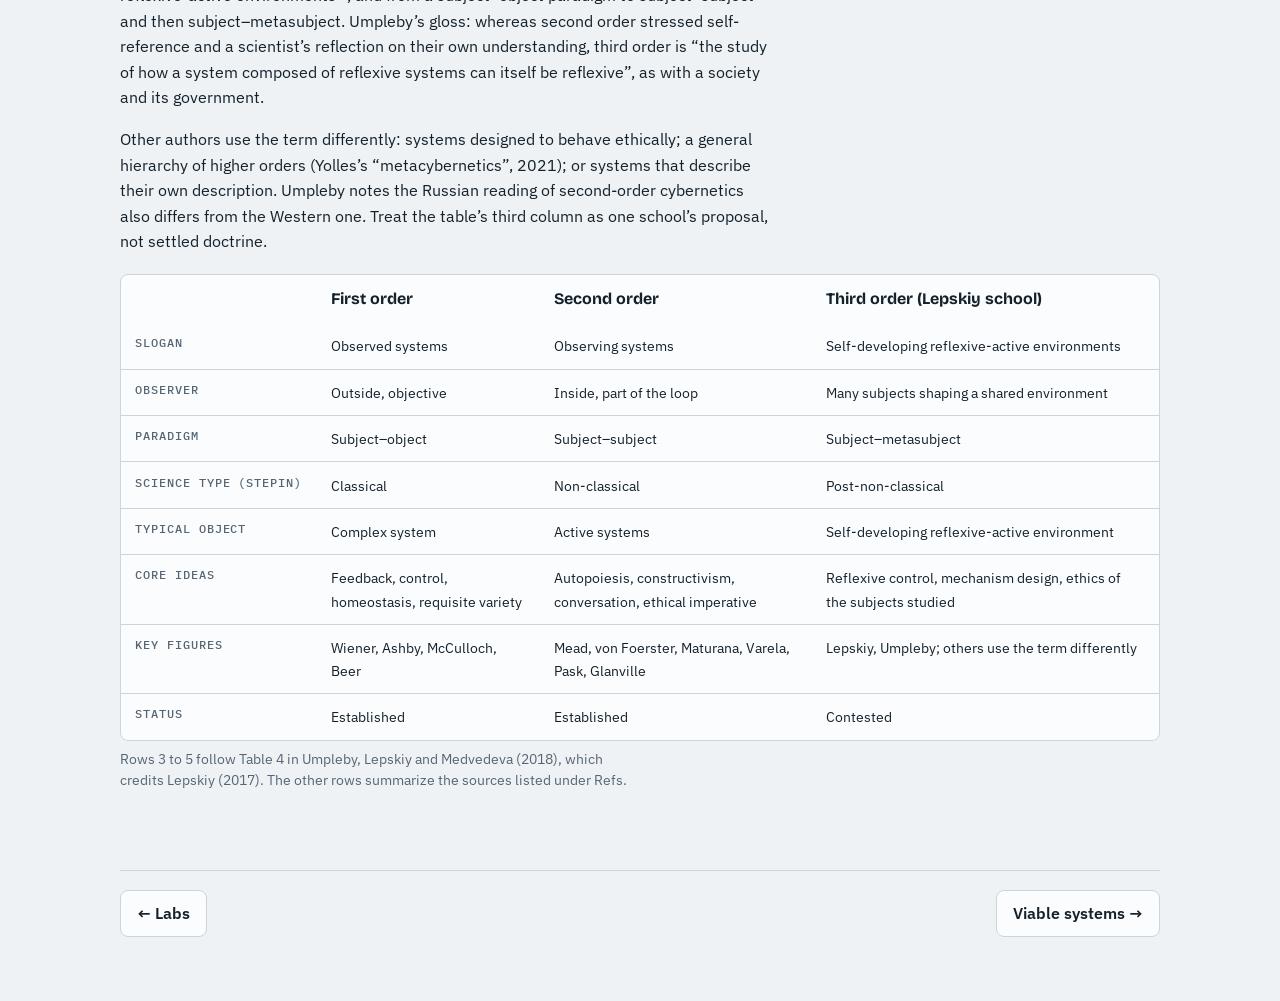
<file: orders.html>
<!doctype html>
<html lang="en">
<head>
<meta charset="utf-8">
<meta name="viewport" content="width=device-width, initial-scale=1">
<title>Orders · Cybernetics Field Guide</title>
<link rel="stylesheet" href="https://fonts.googleapis.com/css2?family=Bricolage+Grotesque:wght@500;700&family=IBM+Plex+Sans:wght@400;500;600&family=IBM+Plex+Mono:wght@400;500&display=swap">
<link rel="stylesheet" href="assets/style.css">
</head>
<body data-page="orders">
<div class="wrap">
<nav class="top" aria-label="Pages"><div class="row"><span class="brand">Cybernetics Field Guide</span><a href="index.html">Start</a><a href="labs.html">Labs</a><a href="orders.html" class="on" aria-current="page">Orders</a><a href="viable.html">Viable systems</a><a href="atlas.html">Atlas</a><a href="people.html">People</a><a href="cases.html">Cases</a><a href="check.html">Check</a></div></nav>
<header class="phead"><div class="eyebrow">Module 2 of 7 · about 15 minutes</div><h1>First, second and third order</h1><p class="lede">Where the observer stands decides what you can see. Read the orders, try the lenses, then meet Bateson.</p></header>
<main>
<div class="tabs" role="tablist"><button class="tab" role="tab" data-tab="orders" aria-selected="false">The three orders</button><button class="tab" role="tab" data-tab="lens" aria-selected="false">Try the lenses</button><button class="tab" role="tab" data-tab="bateson" aria-selected="false">Gregory Bateson</button></div><div class="tabpanel" data-panel="orders" role="tabpanel" hidden><section data-sec="observer">
  <div class="head"><span class="no">06</span><h2>First, second and third order</h2></div>
  <p>“Order” says where the observer stands. Each order takes the one before it and asks who is doing the observing. The first two are standard. The third is a live argument.</p>

  <h3 style="margin-top:1.5rem">First order: the cybernetics of observed systems</h3>
  <p>Von Foerster’s shortest description, from his 1991 Paris address “Ethics and Second-Order Cybernetics”:</p>
  <blockquote class="quote">“First-order cybernetics is the cybernetics of observed systems, while second-order cybernetics is the cybernetics of observing systems.”<cite>Heinz von Foerster, “Ethics and Second-Order Cybernetics” (1991; <i>Cybernetics and Human Knowing</i> 1(1), 1992)</cite></blockquote>
  <p>He lists first-order’s conceptual machinery as “information,” “circularity,” “recursion,” “control,” “homeostasis,” “dynamic stability,” “fixed points,” “attractors,” “equifinality,” “purpose” and “goal.” It is the toolkit of lessons 1 to 4 on this page. Bernard Scott adds that first-order study can use the research paradigms of the natural sciences and test hypotheses by trying to falsify them. The observer stays outside, which suits engineering, and which von Foerster calls the principle of objectivity: “The properties of the observer shall not enter the description of his observations.”</p>

  <h3 style="margin-top:1.5rem">Second order: the cybernetics of observing systems</h3>
  <p>Von Foerster argues the observer cannot be removed: “If the properties of the observer (namely to observe and describe) are eliminated, there is nothing left; no observation, no description.” Cyberneticians who treated observing and communicating as a circle were, in his phrase, “entering into a forbidden land”, because self-reference (A implies A) was feared as paradox.</p>
  <p>The label has a short history. Margaret Mead presented “Cybernetics of Cybernetics” to the American Society for Cybernetics in 1967 (published 1968), and von Foerster supplied the title. His 1974 collection, <i>Cybernetics of Cybernetics</i> (BCL Report 73.38, University of Illinois), set out the distinction. Bernard Scott’s 2004 history in <i>Kybernetes</i> names the main strands: Pask’s Conversation Theory, Maturana’s autopoiesis, Glanville’s “Objects” theory, Luhmann’s social systems theory, sociocybernetics, and cybersemiotics.</p>
  <p>Von Foerster ties this to ethics. His imperative, quoted in the 1991 text from his earlier paper “On Constructing a Reality”: “The ethical imperative: Act always so as to increase the number of choices.” In the same address he writes: “we become a metaphysician any time we decide upon in principle undecidable questions.” His point is that the questions that matter most (am I apart from the universe, or part of it?) cannot be settled by proof, so you decide and you own the decision. Later in the same text he restates the rule more softly: “they should always try to act so as to increase the number of choices.”</p>

  <h3 style="margin-top:1.5rem">Third order: contested</h3>
  <p>No single definition exists. The best-documented one comes from Vladimir Lepskiy and colleagues at the Institute of Philosophy of the Russian Academy of Sciences, who have met every two years for about 20 years on “Reflexive Processes and Control”. Stuart Umpleby, with Lepskiy and Tatiana Medvedeva, summarized it in a 2018 paper. Their thesis is a move “from ‘observed systems’ to ‘observing systems’ to ‘self-developing reflexive-active environments’”, and from a subject–object paradigm to subject–subject and then subject–metasubject. Umpleby’s gloss: whereas second order stressed self-reference and a scientist’s reflection on their own understanding, third order is “the study of how a system composed of reflexive systems can itself be reflexive”, as with a society and its government.</p>
  <p>Other authors use the term differently: systems designed to behave ethically; a general hierarchy of higher orders (Yolles’s “metacybernetics”, 2021); or systems that describe their own description. Umpleby notes the Russian reading of second-order cybernetics also differs from the Western one. Treat the table’s third column as one school’s proposal, not settled doctrine.</p>

  <div class="tablewrap"><table class="orders">
    <thead><tr><th></th><th>First order</th><th>Second order</th><th>Third order (Lepskiy school)</th></tr></thead>
    <tbody>
      <tr><th>Slogan</th><td>Observed systems</td><td>Observing systems</td><td>Self-developing reflexive-active environments</td></tr>
      <tr><th>Observer</th><td>Outside, objective</td><td>Inside, part of the loop</td><td>Many subjects shaping a shared environment</td></tr>
      <tr><th>Paradigm</th><td>Subject–object</td><td>Subject–subject</td><td>Subject–metasubject</td></tr>
      <tr><th>Science type (Stepin)</th><td>Classical</td><td>Non-classical</td><td>Post-non-classical</td></tr>
      <tr><th>Typical object</th><td>Complex system</td><td>Active systems</td><td>Self-developing reflexive-active environment</td></tr>
      <tr><th>Core ideas</th><td>Feedback, control, homeostasis, requisite variety</td><td>Autopoiesis, constructivism, conversation, ethical imperative</td><td>Reflexive control, mechanism design, ethics of the subjects studied</td></tr>
      <tr><th>Key figures</th><td>Wiener, Ashby, McCulloch, Beer</td><td>Mead, von Foerster, Maturana, Varela, Pask, Glanville</td><td>Lepskiy, Umpleby; others use the term differently</td></tr>
      <tr><th>Status</th><td>Established</td><td>Established</td><td>Contested</td></tr>
    </tbody>
  </table></div>
  <p style="font-size:.85rem;color:var(--muted);margin-top:.5rem">Rows 3 to 5 follow Table 4 in Umpleby, Lepskiy and Medvedeva (2018), which credits Lepskiy (2017). The other rows summarize the sources listed under Refs.</p>

  </section></div><div class="tabpanel" data-panel="lens" role="tabpanel" hidden><section data-sec="lens"><div class="head"><span class="no">Try</span><h2>Three lenses on one situation</h2></div>
  <p>Pick a situation. Each order asks a different question about it.</p>
  <div class="chips" id="lenschips" role="group" aria-label="Situation"></div>
  <div class="lens" id="lens"></div>
</section></div><div class="tabpanel" data-panel="bateson" role="tabpanel" hidden><section data-sec="bateson">
  <div class="head"><span class="no">07</span><h2>Gregory Bateson: the mind as a loop</h2></div>
  <p>Bateson (1904–1980) trained as an anthropologist and attended the Macy conferences alongside Margaret Mead. He carried cybernetics out of engineering and into psychiatry, learning, culture and ecology. He is hard to place on a timeline of orders because his work runs through all of them: he used feedback to explain behavior, and he insisted that the person describing a system is inside it.</p>
  <div class="cards">
    <div class="card"><span class="by">“Form, Substance and Difference,” 1970</span><h3>Information is a difference</h3><p>In this lecture to the Institute of General Semantics, later collected in <i>Steps to an Ecology of Mind</i> (1972), he defines the elementary unit of information as “a difference which makes a difference.” A thermostat does not respond to heat itself but to the difference between its reading and its goal. Mind, for Bateson, is made of such differences moving around loops.</p></div>
    <div class="card"><span class="by">“The Logical Categories of Learning and Communication”</span><h3>Learning has levels</h3><p>Using Russell’s theory of logical types, he separates learning that corrects a choice within a set of alternatives (Learning I) from learning that changes the set itself, or how experience is punctuated (Learning II), from learning that changes the process of Learning II (Learning III). The essay grew from his critique of Ashby’s account of homeostasis.</p></div>
    <div class="card"><span class="by">Palo Alto group, 1956</span><h3>The double bind</h3><p>Bateson and colleagues proposed that repeated exposure to contradictory messages at different logical levels, with no way out and no way to comment on it, could contribute to schizophrenic communication. The original claim is contested in psychiatry today, but the idea of paradoxes between logical levels in communication lasted.</p></div>
  </div>
  <div class="ex"><b>An illustration of the learning levels (ours, not Bateson’s example)</b><p>Take the thermostat from lesson 1. <b>Zero learning:</b> it responds the same way every time. <b>Learning I:</b> you retune the gain so it stops hunting. <b>Learning II:</b> you notice the family always argues about the dial, and change the rule set (zoned heating, a schedule, who decides). <b>Learning III:</b> you change how the household changes its rules, so that the next conflict is handled differently.</p></div>
  <p style="margin-top:1rem">Why he matters here: lesson 1 shows a loop that holds a goal. Bateson asks what changes the goal, what counts as a signal, and who punctuates the world into these signals. That is the bridge from first to second order.</p>
</section></div>
</main>
<div class="pager"><a href="labs.html">← Labs</a><a href="viable.html">Viable systems →</a></div>
</div>
<script src="assets/common.js"></script>
<script>
(function(){
"use strict";

var LENS={
  "Thermostat":["Does the room hold 21 °C? What gain and delay make it hunt, and what is the heater’s limit against an open window?","Who chose 21 °C, and for whom? The person who adjusts the dial is cold, so they are part of the loop. The goal belongs to someone.","A household of people with different comfort needs, bills and values. How does it revise its own rules and settings together, and who is included in that decision?"],
  "Hospital dashboard":["How do admissions, discharges and staffing keep bed occupancy near target? Where is the delay between data and action?","Who chose the target, and what does the dashboard leave out? How do staff behave once they know they are measured?","Can the hospital revise its own targets and values when they start to harm patients, and who sits in that conversation?"],
  "Recommendation feed":["Which signals (taps, watch time) feed which ranking, and is the loop reinforcing or balancing?","The system learns from your behavior while shaping it. Who defines “engagement”, and from whose position is the feed called good?","How do the people in the system, and the platform, collectively change what the feed is for? Whose interests can alter the rules?"],
  "City climate policy":["Which indicators (emissions, heat days) are compared with which targets, and how fast can the city respond?","Whose measurements and models count? Who decides which risks to track, and how does being measured change behavior?","A city of many reflexive actors that reshapes its own institutions and environment. How does the whole learn and govern itself, with ethics built in?"]
};
(function(){
  var chips=$("lenschips"),box=$("lens"),names=Object.keys(LENS);
  function show(n){
    Array.prototype.forEach.call(chips.children,function(c){c.setAttribute("aria-pressed",c.textContent===n?"true":"false")});
    box.innerHTML="";
    ["First order","Second order","Third order (one school’s reading)"].forEach(function(h,i){
      var d=document.createElement("div");d.className="col";d.innerHTML="<h3>"+h+"</h3><p>"+LENS[n][i]+"</p>";box.appendChild(d)});
  }
  names.forEach(function(n){var b=document.createElement("button");b.className="chip";b.textContent=n;b.addEventListener("click",function(){show(n);Prog.done("lens")});chips.appendChild(b)});
  show(names[0]);
})();


initTabs();

})();
</script>
</body>
</html>
</file>
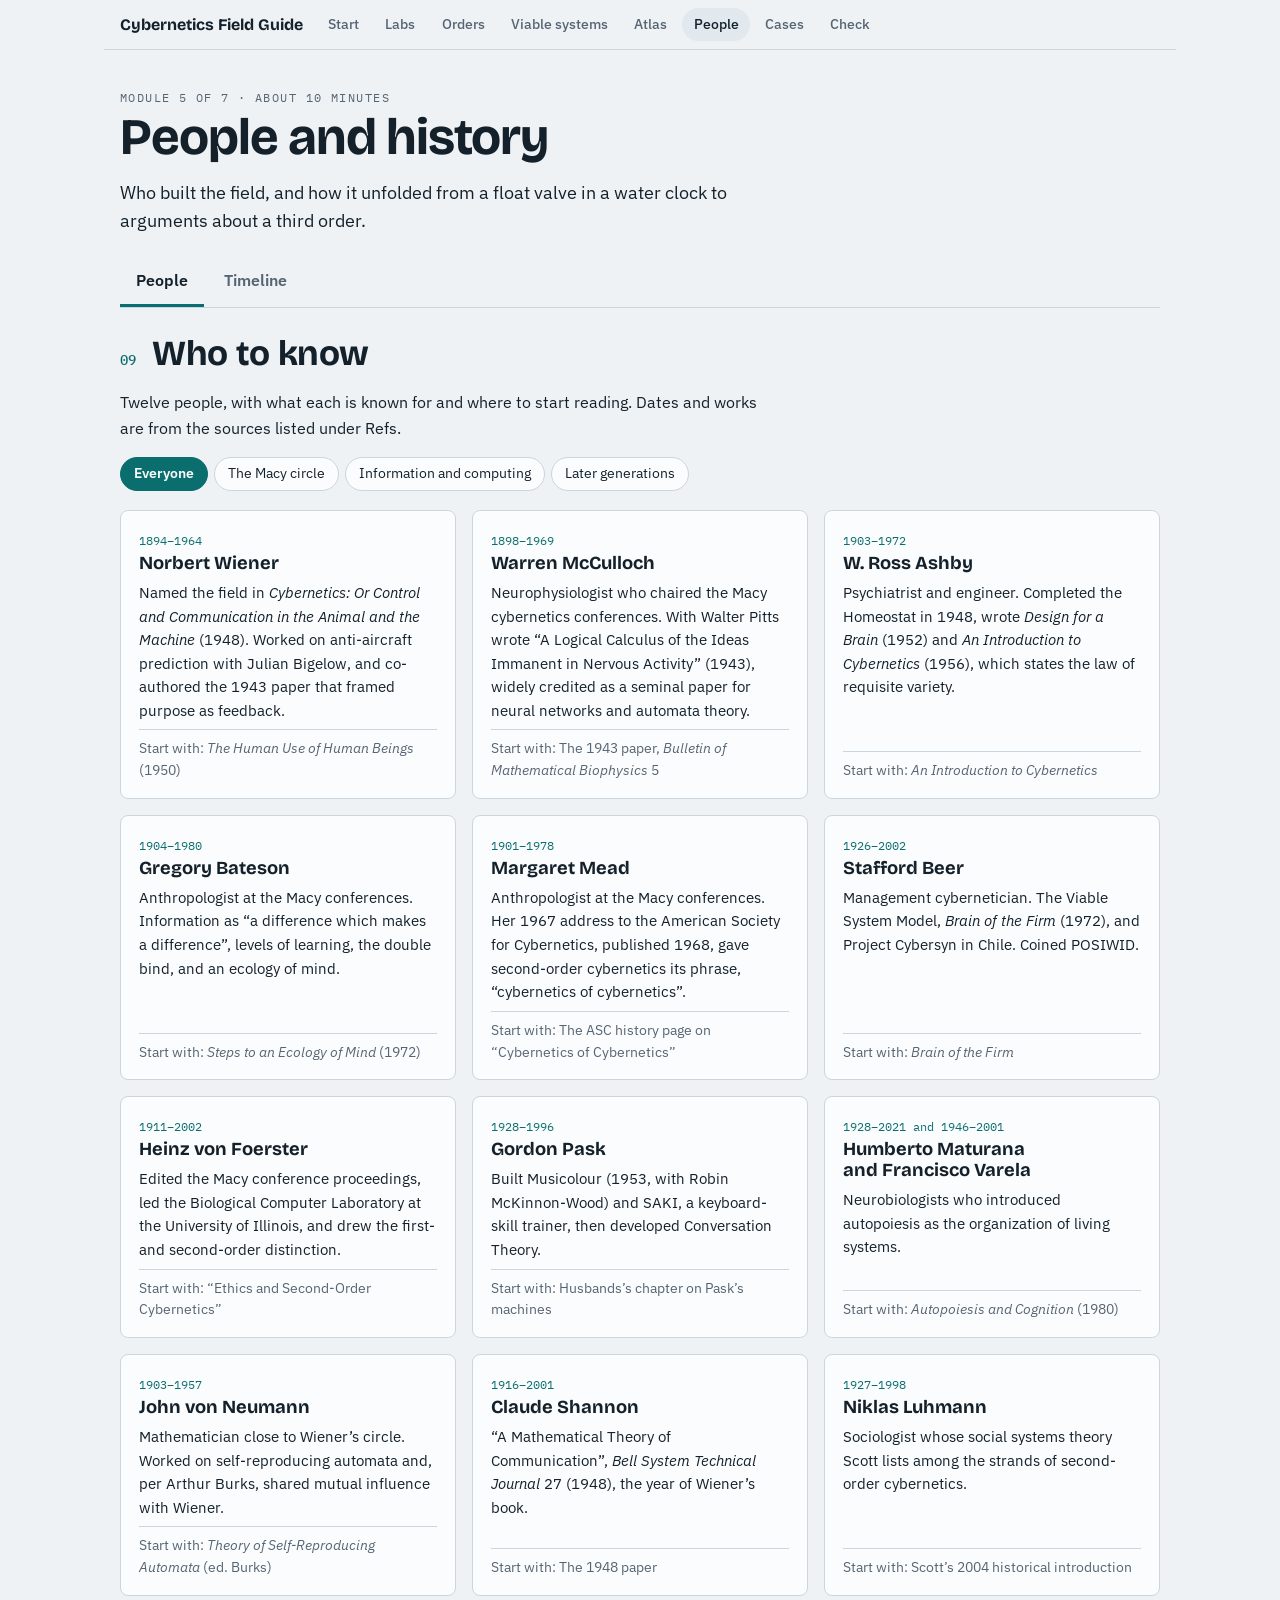
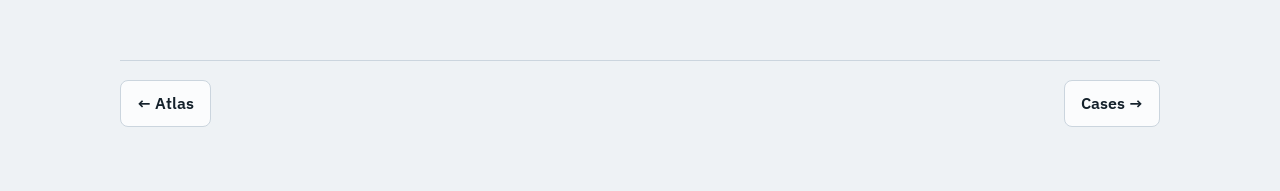
<file: people.html>
<!doctype html>
<html lang="en">
<head>
<meta charset="utf-8">
<meta name="viewport" content="width=device-width, initial-scale=1">
<title>People and history · Cybernetics Field Guide</title>
<link rel="stylesheet" href="https://fonts.googleapis.com/css2?family=Bricolage+Grotesque:wght@500;700&family=IBM+Plex+Sans:wght@400;500;600&family=IBM+Plex+Mono:wght@400;500&display=swap">
<link rel="stylesheet" href="assets/style.css">
</head>
<body data-page="people">
<div class="wrap">
<nav class="top" aria-label="Pages"><div class="row"><span class="brand">Cybernetics Field Guide</span><a href="index.html">Start</a><a href="labs.html">Labs</a><a href="orders.html">Orders</a><a href="viable.html">Viable systems</a><a href="atlas.html">Atlas</a><a href="people.html" class="on" aria-current="page">People</a><a href="cases.html">Cases</a><a href="check.html">Check</a></div></nav>
<header class="phead"><div class="eyebrow">Module 5 of 7 · about 10 minutes</div><h1>People and history</h1><p class="lede">Who built the field, and how it unfolded from a float valve in a water clock to arguments about a third order.</p></header>
<main>
<div class="tabs" role="tablist"><button class="tab" role="tab" data-tab="people" aria-selected="false">People</button><button class="tab" role="tab" data-tab="timeline" aria-selected="false">Timeline</button></div><div class="tabpanel" data-panel="people" role="tabpanel" hidden><section data-sec="people">
  <div class="head"><span class="no">09</span><h2>Who to know</h2></div>
  <p>Twelve people, with what each is known for and where to start reading. Dates and works are from the sources listed under Refs.</p>
  <div class="chips" id="pchips" role="group" aria-label="Filter people"></div>
  <div class="people" id="peoplegrid"></div>
</section></div><div class="tabpanel" data-panel="timeline" role="tabpanel" hidden><section data-sec="history">
  <div class="head"><span class="no">11</span><h2>How the field unfolded</h2></div>
  <ol class="tl" id="tl"></ol>
</section></div>
</main>
<div class="pager"><a href="atlas.html">← Atlas</a><a href="cases.html">Cases →</a></div>
</div>
<script src="assets/common.js"></script>
<script>
(function(){
"use strict";

var PEOPLE=[
 ["Norbert Wiener","1894–1964","Named the field in <i>Cybernetics: Or Control and Communication in the Animal and the Machine</i> (1948). Worked on anti-aircraft prediction with Julian Bigelow, and co-authored the 1943 paper that framed purpose as feedback.","<i>The Human Use of Human Beings</i> (1950)"],
 ["Warren McCulloch","1898–1969","Neurophysiologist who chaired the Macy cybernetics conferences. With Walter Pitts wrote “A Logical Calculus of the Ideas Immanent in Nervous Activity” (1943), widely credited as a seminal paper for neural networks and automata theory.","The 1943 paper, <i>Bulletin of Mathematical Biophysics</i> 5"],
 ["W. Ross Ashby","1903–1972","Psychiatrist and engineer. Completed the Homeostat in 1948, wrote <i>Design for a Brain</i> (1952) and <i>An Introduction to Cybernetics</i> (1956), which states the law of requisite variety.","<i>An Introduction to Cybernetics</i>"],
 ["Gregory Bateson","1904–1980","Anthropologist at the Macy conferences. Information as “a difference which makes a difference”, levels of learning, the double bind, and an ecology of mind.","<i>Steps to an Ecology of Mind</i> (1972)"],
 ["Margaret Mead","1901–1978","Anthropologist at the Macy conferences. Her 1967 address to the American Society for Cybernetics, published 1968, gave second-order cybernetics its phrase, “cybernetics of cybernetics”.","The ASC history page on “Cybernetics of Cybernetics”"],
 ["Stafford Beer","1926–2002","Management cybernetician. The Viable System Model, <i>Brain of the Firm</i> (1972), and Project Cybersyn in Chile. Coined POSIWID.","<i>Brain of the Firm</i>"],
 ["Heinz von Foerster","1911–2002","Edited the Macy conference proceedings, led the Biological Computer Laboratory at the University of Illinois, and drew the first- and second-order distinction.","“Ethics and Second-Order Cybernetics”"],
 ["Gordon Pask","1928–1996","Built Musicolour (1953, with Robin McKinnon-Wood) and SAKI, a keyboard-skill trainer, then developed Conversation Theory.","Husbands’s chapter on Pask’s machines"],
 ["Humberto Maturana and Francisco Varela","1928–2021 and 1946–2001","Neurobiologists who introduced autopoiesis as the organization of living systems.","<i>Autopoiesis and Cognition</i> (1980)"],
 ["John von Neumann","1903–1957","Mathematician close to Wiener’s circle. Worked on self-reproducing automata and, per Arthur Burks, shared mutual influence with Wiener.","<i>Theory of Self-Reproducing Automata</i> (ed. Burks)"],
 ["Claude Shannon","1916–2001","“A Mathematical Theory of Communication”, <i>Bell System Technical Journal</i> 27 (1948), the year of Wiener’s book.","The 1948 paper"],
 ["Niklas Luhmann","1927–1998","Sociologist whose social systems theory Scott lists among the strands of second-order cybernetics.","Scott’s 2004 historical introduction"]
];

var PTAG={"Norbert Wiener":["macy"],"Warren McCulloch":["macy","comp"],"W. Ross Ashby":["macy"],"Gregory Bateson":["macy"],"Margaret Mead":["macy"],
 "Stafford Beer":["later"],"Heinz von Foerster":["macy","later"],"Gordon Pask":["later"],"Humberto Maturana and Francisco Varela":["later"],
 "John von Neumann":["macy","comp"],"Claude Shannon":["comp"],"Niklas Luhmann":["later"]};
(function(){
  var g=$("peoplegrid"),chips=$("pchips"),cur="all";
  var F=[["all","Everyone"],["macy","The Macy circle"],["comp","Information and computing"],["later","Later generations"]];
  F.forEach(function(f){var b=document.createElement("button");b.className="chip";b.textContent=f[1];b.setAttribute("aria-pressed",f[0]==="all"?"true":"false");
    b.addEventListener("click",function(){cur=f[0];Array.prototype.forEach.call(chips.children,function(c){c.setAttribute("aria-pressed",c===b?"true":"false")});draw()});chips.appendChild(b)});
  function draw(){
    g.innerHTML="";
    PEOPLE.forEach(function(p){
      if(cur!=="all"&&(PTAG[p[0]]||[]).indexOf(cur)<0)return;
      var d=document.createElement("article");d.className="person";
      d.innerHTML='<div><span class="yrs">'+p[1]+'</span><h3>'+p[0]+'</h3></div><p>'+p[2]+'</p><div class="read1">Start with: '+p[3]+'</div>';g.appendChild(d)});
  }
  draw();
})();

var TL=[
  ["c. 270 BCE","Ctesibius’s float regulator","A float valve keeps a water clock’s flow steady. Often cited as the earliest known feedback device, though “first” is a historian’s judgment."],
  ["1788","Watt’s centrifugal governor on the steam engine","Feedback control goes industrial. Sources differ on the exact date, with 1769 and 1788 both appearing, probably for different stages of development."],
  ["1868","Maxwell, “On Governors”","The first mathematical treatment of the stability of a feedback machine."],
  ["1926","Cannon names homeostasis","Physiology gets its own word for self-regulation."],
  ["1943","Rosenblueth, Wiener and Bigelow","“Behavior, Purpose and Teleology” argues that goal-directed behavior in machines and animals can be described with feedback."],
  ["1946–53","The Macy Conferences","A series of ten closed, interdisciplinary meetings funded by the Josiah Macy Jr. Foundation, built around a shared language for feedback and communication."],
  ["1948","Wiener, <i>Cybernetics</i>","The name enters the world. Claude Shannon’s information theory appears the same year."],
  ["1943","McCulloch and Pitts, “A Logical Calculus of the Ideas Immanent in Nervous Activity”","Neural activity described with propositional logic, a seminal paper for neural networks and automata theory."],
  ["1948","Ashby completes the Homeostat","Finished on 16 March 1948: four linked units that find stable settings by changing their own parameters (ultrastability)."],
  ["1952–56","Ashby: <i>Design for a Brain</i>, then <i>An Introduction to Cybernetics</i>","The law of requisite variety is stated clearly."],
  ["1970","The Good Regulator Theorem","Conant and Ashby, <i>International Journal of Systems Science</i>: “every good regulator of a system must be a model of that system.” Later authors argue the proof supports a weaker claim than the title."],
  ["1971–73","Cybersyn","Beer’s cybernetic management experiment in Chile."],
  ["1972","Maturana and Varela on autopoiesis","<i>De máquinas y seres vivos</i> in Chile (English edition 1980): the living cell as a system that produces itself."],
  ["1967–68","Margaret Mead, “Cybernetics of Cybernetics”","Presented to the American Society for Cybernetics in 1967 and published in 1968. Von Foerster supplied the title. Her proposals got little attention, but the phrase stuck."],
  ["1956","Bateson and colleagues, the double bind","“Toward a Theory of Schizophrenia” (<i>Behavioral Science</i>), collected in <i>Steps to an Ecology of Mind</i>."],
  ["1970–72","Bateson on information and learning","The “difference which makes a difference” lecture (1970), then <i>Steps to an Ecology of Mind</i> (1972). <i>Mind and Nature</i> followed in 1979."],
  ["1974","Von Foerster, <i>Cybernetics of Cybernetics</i>","BCL Report 73.38 at the University of Illinois. Bernard Scott dates the first and second order distinction to this work."],
  ["1991–92","Von Foerster, “Ethics and Second-Order Cybernetics”","Given as a Paris address in 1991 and published in <i>Cybernetics and Human Knowing</i> 1(1), 1992."],
  ["2000s–now","Third order proposals","Lepskiy’s group in Moscow, then others, use “third-order cybernetics” for different ideas. Umpleby, Lepskiy and Medvedeva summarize one in 2018."]
];
(function(){var ol=$("tl");TL.forEach(function(t){var li=document.createElement("li");li.innerHTML='<span class="y">'+t[0]+'</span><b>'+t[1]+'</b><span>'+t[2]+'</span>';ol.appendChild(li)})})();


initTabs();

})();
</script>
</body>
</html>
</file>
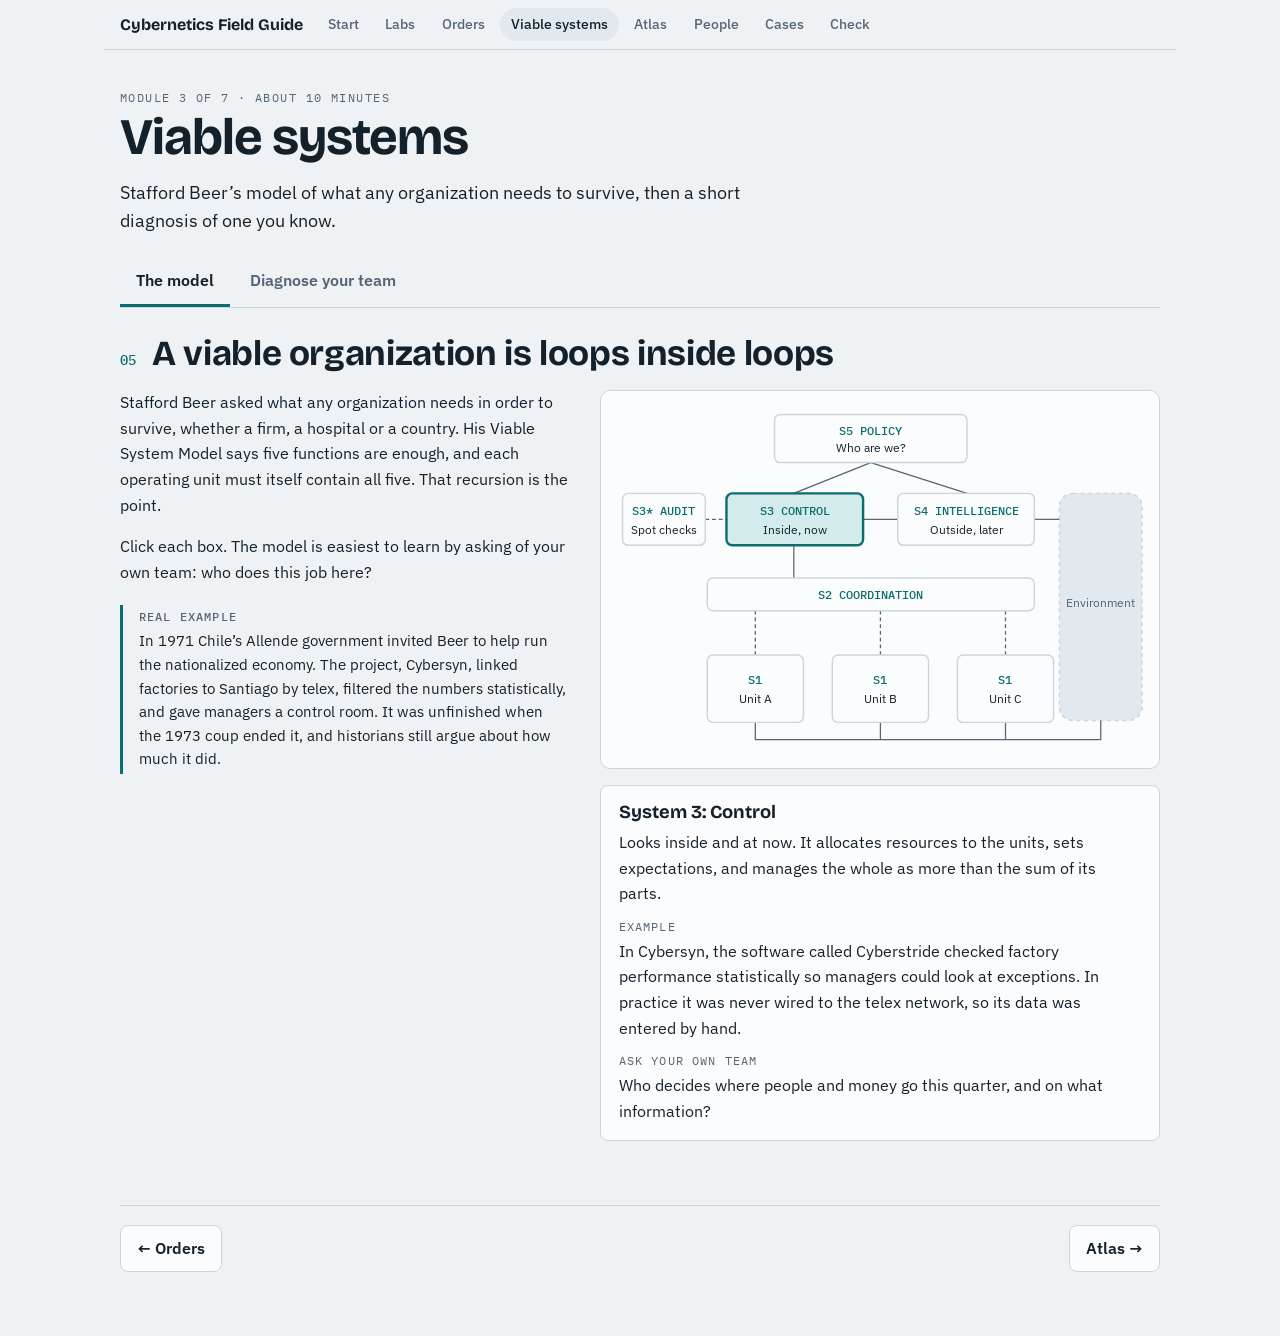
<file: viable.html>
<!doctype html>
<html lang="en">
<head>
<meta charset="utf-8">
<meta name="viewport" content="width=device-width, initial-scale=1">
<title>Viable systems · Cybernetics Field Guide</title>
<link rel="stylesheet" href="https://fonts.googleapis.com/css2?family=Bricolage+Grotesque:wght@500;700&family=IBM+Plex+Sans:wght@400;500;600&family=IBM+Plex+Mono:wght@400;500&display=swap">
<link rel="stylesheet" href="assets/style.css">
</head>
<body data-page="viable">
<div class="wrap">
<nav class="top" aria-label="Pages"><div class="row"><span class="brand">Cybernetics Field Guide</span><a href="index.html">Start</a><a href="labs.html">Labs</a><a href="orders.html">Orders</a><a href="viable.html" class="on" aria-current="page">Viable systems</a><a href="atlas.html">Atlas</a><a href="people.html">People</a><a href="cases.html">Cases</a><a href="check.html">Check</a></div></nav>
<header class="phead"><div class="eyebrow">Module 3 of 7 · about 10 minutes</div><h1>Viable systems</h1><p class="lede">Stafford Beer’s model of what any organization needs to survive, then a short diagnosis of one you know.</p></header>
<main>
<div class="tabs" role="tablist"><button class="tab" role="tab" data-tab="model" aria-selected="false">The model</button><button class="tab" role="tab" data-tab="diagnose" aria-selected="false">Diagnose your team</button></div><div class="tabpanel" data-panel="model" role="tabpanel" hidden><section data-sec="viable">
  <div class="head"><span class="no">05</span><h2>A viable organization is loops inside loops</h2></div>
  <div class="two">
    <div>
      <p>Stafford Beer asked what any organization needs in order to survive, whether a firm, a hospital or a country. His Viable System Model says five functions are enough, and each operating unit must itself contain all five. That recursion is the point.</p>
      <p>Click each box. The model is easiest to learn by asking of your own team: who does this job here?</p>
      <div class="ex"><b>Real example</b><p>In 1971 Chile’s Allende government invited Beer to help run the nationalized economy. The project, Cybersyn, linked factories to Santiago by telex, filtered the numbers statistically, and gave managers a control room. It was unfinished when the 1973 coup ended it, and historians still argue about how much it did.</p></div>
    </div>
    <div>
      <div class="lab" style="padding:.6rem">
        <svg class="vsm" viewBox="0 0 560 372" role="group" aria-label="Viable System Model diagram. Click a box to read about it.">
          <g class="env"><rect x="466" y="96" width="86" height="236"/><text x="509" y="214" text-anchor="middle" font-size="12">Environment</text></g>
          <line x1="270" y1="64" x2="190" y2="96"/><line x1="270" y1="64" x2="370" y2="96"/>
          <line x1="262" y1="123" x2="298" y2="123"/>
          <line x1="440" y1="123" x2="466" y2="123"/>
          <line x1="190" y1="150" x2="190" y2="184"/>
          <line class="dash" x1="150" y1="218" x2="150" y2="264"/><line class="dash" x1="280" y1="218" x2="280" y2="264"/><line class="dash" x1="410" y1="218" x2="410" y2="264"/>
          <path d="M150 334 V352 H509 V332"/><path d="M280 334 V352"/><path d="M410 334 V352"/>
          <line class="dash" x1="98" y1="123" x2="120" y2="123"/>
          <g class="node" data-id="s5" tabindex="0" role="button" aria-label="System 5, policy"><rect x="170" y="14" width="200" height="50"/><text class="t" x="270" y="35" text-anchor="middle">S5 POLICY</text><text x="270" y="53" text-anchor="middle">Who are we?</text></g>
          <g class="node" data-id="s4" tabindex="0" role="button" aria-label="System 4, intelligence"><rect x="298" y="96" width="142" height="54"/><text class="t" x="369" y="119" text-anchor="middle">S4 INTELLIGENCE</text><text x="369" y="138" text-anchor="middle">Outside, later</text></g>
          <g class="node" data-id="s3" tabindex="0" role="button" aria-label="System 3, control"><rect x="120" y="96" width="142" height="54"/><text class="t" x="191" y="119" text-anchor="middle">S3 CONTROL</text><text x="191" y="138" text-anchor="middle">Inside, now</text></g>
          <g class="node" data-id="s3s" tabindex="0" role="button" aria-label="System 3 star, audit"><rect x="12" y="96" width="86" height="54"/><text class="t" x="55" y="119" text-anchor="middle">S3* AUDIT</text><text x="55" y="138" text-anchor="middle">Spot checks</text></g>
          <g class="node" data-id="s2" tabindex="0" role="button" aria-label="System 2, coordination"><rect x="100" y="184" width="340" height="34"/><text class="t" x="270" y="206" text-anchor="middle">S2 COORDINATION</text></g>
          <g class="node" data-id="s1" tabindex="0" role="button" aria-label="System 1, operations"><rect x="100" y="264" width="100" height="70"/><text class="t" x="150" y="294" text-anchor="middle">S1</text><text x="150" y="314" text-anchor="middle">Unit A</text></g>
          <g class="node" data-id="s1" tabindex="0" role="button" aria-label="System 1, operations"><rect x="230" y="264" width="100" height="70"/><text class="t" x="280" y="294" text-anchor="middle">S1</text><text x="280" y="314" text-anchor="middle">Unit B</text></g>
          <g class="node" data-id="s1" tabindex="0" role="button" aria-label="System 1, operations"><rect x="360" y="264" width="100" height="70"/><text class="t" x="410" y="294" text-anchor="middle">S1</text><text x="410" y="314" text-anchor="middle">Unit C</text></g>
        </svg>
      </div>
      <div class="vsmpanel" id="vsmpanel" aria-live="polite"></div>
    </div>
  </div>
</section></div><div class="tabpanel" data-panel="diagnose" role="tabpanel" hidden><section data-sec="diag">
  <div class="head"><span class="no">Tool</span><h2>Diagnose a team you know</h2></div>
  <p>Think of one team, project or organization. Answer each statement about it honestly. The result shows which functions of the Viable System Model are strong and which are thin. It is a thinking prompt, not a measurement.</p>
  <div class="dq" id="dq"></div>
  <div class="verdict" id="dres" hidden></div>
</section></div>
</main>
<div class="pager"><a href="orders.html">← Orders</a><a href="atlas.html">Atlas →</a></div>
</div>
<script src="assets/common.js"></script>
<script>
(function(){
"use strict";

var VSM={
  s1:{t:"System 1: Operations",role:"The parts that do the actual work: a factory line, a ward, a shop, a squad. Each one is a viable system in its own right, with its own five functions.",ex:"In Cybersyn, each state-run factory was a System 1 unit, reporting its own numbers.",ask:"Which units create value for the outside world, and can each one run itself day to day?"},
  s2:{t:"System 2: Coordination",role:"Keeps the operating units from oscillating against each other. It damps conflict through shared schedules, standards and protocols, and asks nobody to be in charge.",ex:"Timetables, shared calendars, common data formats and the rules of the road are all System 2.",ask:"What stops two teams from colliding without anyone having to escalate?"},
  s3:{t:"System 3: Control",role:"Looks inside and at now. It allocates resources to the units, sets expectations, and manages the whole as more than the sum of its parts.",ex:"In Cybersyn, the software called Cyberstride checked factory performance statistically so managers could look at exceptions. In practice it was never wired to the telex network, so its data was entered by hand.",ask:"Who decides where people and money go this quarter, and on what information?"},
  s3s:{t:"System 3*: Audit",role:"A sporadic channel that goes around the normal reports to check what is really happening. It exists because units can only tell System 3 what they choose to tell it.",ex:"Surprise inspections, a manager walking the floor, financial audits and customer secret shoppers.",ask:"How would you find out if the dashboards were wrong?"},
  s4:{t:"System 4: Intelligence",role:"Looks outside and ahead. It models the environment, watches for threats and opportunities, and proposes change.",ex:"Cybersyn included CHECO, a simulation tool meant to test economic choices before making them.",ask:"Who is paid to think about next year’s world instead of this week’s output?"},
  s5:{t:"System 5: Policy",role:"Holds identity and purpose, and arbitrates between System 3 (stay efficient now) and System 4 (change for later). It is not the boss of everything. It is the balance point.",ex:"A board, a founding charter, a mission people refer to when two good goals conflict.",ask:"When today and tomorrow pull apart, who settles it, and by what principle?"}
};
function showVsm(id){
  var d=VSM[id];
  Array.prototype.forEach.call(document.querySelectorAll("svg.vsm .node"),function(n){n.classList.toggle("sel",n.dataset.id===id)});
  $("vsmpanel").innerHTML="<h3>"+d.t+"</h3><p>"+d.role+"</p><span class='k'>Example</span><p>"+d.ex+"</p><span class='k'>Ask your own team</span><p>"+d.ask+"</p>";
}
Array.prototype.forEach.call(document.querySelectorAll("svg.vsm .node"),function(n){
  n.addEventListener("click",function(){showVsm(n.dataset.id)});
  n.addEventListener("keydown",function(e){if(e.key==="Enter"||e.key===" "){e.preventDefault();showVsm(n.dataset.id)}});
});
showVsm("s3");


var DQ=[
 ["s1","Operations","The people doing the actual work can act on their own, day to day, without asking permission for routine decisions."],
 ["s2","Coordination","Units avoid colliding through shared schedules, standards or protocols, without escalating every clash."],
 ["s3","Control","Someone allocates people and money across the units and reviews how the whole is performing now."],
 ["s3s","Audit","There is a way to check what is really happening that does not depend on what the units choose to report."],
 ["s4","Intelligence","Someone is responsible for watching the outside world and modelling what is coming."],
 ["s5","Policy","When efficiency today and change for tomorrow conflict, there is a clear way to decide, based on the group’s identity and purpose."],
 ["alg","Alarm channel","Any unit can send an urgent alarm straight to the people who can act, bypassing the normal chain."]
];
var DANS={};
(function(){
  var box=$("dq");
  DQ.forEach(function(q,i){
    var f=document.createElement("fieldset");
    f.innerHTML="<legend>"+(i+1)+". "+q[1]+"</legend><p style='margin:0 0 .5rem;font-size:.95rem'>"+q[2]+"</p><div class='opts'>"+
      [["2","Yes, clearly"],["1","Partly"],["0","Not really"]].map(function(o){return "<label><input type='radio' name='dq-"+q[0]+"' value='"+o[0]+"'>"+o[1]+"</label>"}).join("")+"</div>";
    box.appendChild(f);
    Array.prototype.forEach.call(f.querySelectorAll("input"),function(r){r.addEventListener("change",function(){DANS[q[0]]=+r.value;diagRender()})});
  });
})();
function diagRender(){
  var res=$("dres"),keys=Object.keys(DANS),html="",weakK=null,weakV=3,sum=0;
  DQ.forEach(function(q){
    var v=DANS[q[0]],answered=v!==undefined;
    if(answered){sum+=v;if(v<weakV){weakV=v;weakK=q[0]}}
    html+="<div class='dbar"+(answered&&v===0?" weak":"")+"'><span>"+q[1]+"</span><span class='t'><i style='width:"+(answered?v/2*100:0)+"%'></i></span><span class='mono'>"+(answered?v+"/2":"–")+"</span></div>";
  });
  var msg="<b>"+sum+" of "+DQ.length*2+" so far.</b> ";
  if(weakK){
    var ask=weakK==="alg"?"Who could raise an urgent alarm without going through their manager, and would they be heard?":VSM[weakK].ask;
    var name=weakK==="alg"?"the alarm channel":VSM[weakK].t.replace(/^System [0-9*]+: /,"");
    msg+="The thinnest area so far is <b>"+name+"</b>. Ask: "+ask;
  }
  res.className="verdict"+(weakV===0?" bad":" good");
  res.innerHTML=html+"<div style='margin-top:.6rem'>"+msg+"</div>";
  res.hidden=false;
  if(keys.length===DQ.length)Prog.done("diag");
}
initTabs();

})();
</script>
</body>
</html>
</file>
<file: assets/style.css>
body{margin:0}

/* Layout: one long learning path. Numbered sections run in teaching order, each pairing a short explanation with a live model you can push around. */
:root{
  --bg:#eef2f5; --surface:#fbfcfd; --soft:#e1e8ee; --fg:#14212b; --muted:#566574; --line:#cbd5de;
  --loop:#0b6e6e; --loop-soft:#d3ebea; --err:#c4410c; --err-soft:#f6ddd1; --sig:#2f5fd0;
  --display:"Bricolage Grotesque","Helvetica Neue",Arial,sans-serif;
  --body:"IBM Plex Sans",system-ui,-apple-system,"Segoe UI",sans-serif;
  --mono:"IBM Plex Mono",ui-monospace,Menlo,monospace;
}
@media (prefers-color-scheme: dark){
  :root:not([data-theme="light"]){
    --bg:#0e171e; --surface:#152129; --soft:#1c2b35; --fg:#e4ecf1; --muted:#9aaab6; --line:#2a3945;
    --loop:#3cc0b8; --loop-soft:#17393a; --err:#ff8a57; --err-soft:#3d2418; --sig:#7ea2ff; color-scheme:dark;
  }
}
:root[data-theme="dark"]{
  --bg:#0e171e; --surface:#152129; --soft:#1c2b35; --fg:#e4ecf1; --muted:#9aaab6; --line:#2a3945;
  --loop:#3cc0b8; --loop-soft:#17393a; --err:#ff8a57; --err-soft:#3d2418; --sig:#7ea2ff; color-scheme:dark;
}
*{box-sizing:border-box}
body{background:var(--bg);color:var(--fg);font-family:var(--body);font-size:16px;line-height:1.6;
  padding-block:0 4rem;padding-left:max(16px,env(safe-area-inset-left,0px));padding-right:max(16px,env(safe-area-inset-right,0px))}
body::before{content:"";position:fixed;inset:0 0 auto;height:env(safe-area-inset-top,0px);background:var(--bg);z-index:10}
.wrap{max-width:1040px;margin:0 auto}
h1,h2,h3{font-family:var(--display);text-wrap:balance;line-height:1.15;margin:0}
h1{font-size:clamp(2.4rem,6vw,4.2rem);font-weight:700;letter-spacing:-.02em}
h2{font-size:clamp(1.6rem,3.2vw,2.2rem);font-weight:700;letter-spacing:-.01em}
h3{font-size:1.15rem;font-weight:700}
p{margin:0 0 1em;max-width:65ch}
a{color:var(--sig)}
button,input,select{font:inherit;color:inherit}
:focus-visible{outline:2px solid var(--sig);outline-offset:2px}
.eyebrow{font-family:var(--mono);font-size:.75rem;letter-spacing:.12em;text-transform:uppercase;color:var(--muted)}
.mono{font-family:var(--mono)}

/* nav */
nav.top{position:sticky;top:env(safe-area-inset-top,0px);z-index:11;background:var(--bg);border-bottom:1px solid var(--line);margin:0 calc(-1*max(16px,env(safe-area-inset-left,0px)));padding:.5rem max(16px,env(safe-area-inset-left,0px))}
nav.top .row{max-width:1040px;margin:0 auto;display:flex;gap:.25rem;overflow-x:auto;scrollbar-width:thin}
nav.top a{white-space:nowrap;text-decoration:none;color:var(--muted);font-size:.85rem;padding:.35rem .7rem;border-radius:99px;font-weight:500}
nav.top a:hover,nav.top a.on{background:var(--soft);color:var(--fg)}

/* hero */
.hero{padding-block:3rem 2rem}
.hero p.lede{font-size:1.2rem;margin-top:1.2rem;max-width:58ch}
.hero .ety{margin-top:1rem;font-family:var(--mono);font-size:.85rem;color:var(--muted)}

section{padding-block:3.5rem 1rem;border-top:1px solid var(--line);margin-top:2.5rem}
section .head{display:flex;gap:1rem;align-items:baseline;flex-wrap:wrap;margin-bottom:1rem}
section .head .no{font-family:var(--mono);color:var(--loop);font-size:.9rem;font-weight:500}
.two{display:grid;grid-template-columns:minmax(0,1fr) minmax(0,1.25fr);gap:2rem;align-items:start}
@media (max-width:820px){.two{grid-template-columns:minmax(0,1fr)}}

/* chips + buttons */
.chips{display:flex;flex-wrap:wrap;gap:.4rem}
.chip{border:1px solid var(--line);background:var(--surface);border-radius:99px;padding:.3rem .8rem;font-size:.85rem;cursor:pointer}
.chip:hover{border-color:var(--loop)}
.chip[aria-pressed="true"]{background:var(--loop);border-color:var(--loop);color:var(--surface);font-weight:600}
.btn{border:1px solid var(--loop);background:var(--loop);color:var(--surface);border-radius:6px;padding:.45rem 1rem;font-weight:600;cursor:pointer}
.btn.ghost{background:transparent;color:var(--loop)}
.btn:hover{filter:brightness(1.08)}

/* loop stations */
.stations{display:grid;grid-template-columns:repeat(auto-fit,minmax(170px,1fr));gap:.7rem;margin-top:1.4rem}
.st{background:var(--surface);border:1px solid var(--line);border-radius:8px;padding:.8rem .9rem;transition:border-color .25s,background .25s}
.st .role{font-family:var(--mono);font-size:.72rem;letter-spacing:.08em;text-transform:uppercase;color:var(--muted);display:flex;justify-content:space-between}
.st .val{font-weight:500;margin-top:.3rem;font-size:.95rem;line-height:1.35}
.st.on{border-color:var(--loop);background:var(--loop-soft)}
.st.goal{border-style:dashed}
.st.world .role b{color:var(--err)}
.loopnote{font-family:var(--mono);font-size:.8rem;color:var(--muted);margin-top:.8rem}

/* labs */
.lab{background:var(--surface);border:1px solid var(--line);border-radius:10px;padding:1.1rem}
.ctl{display:grid;gap:.9rem}
.ctl label{display:grid;gap:.15rem;font-size:.88rem;font-weight:500}
.ctl label .v{font-family:var(--mono);color:var(--loop);float:right;font-weight:500}
.ctl .line{display:flex;justify-content:space-between;gap:1rem}
input[type=range]{width:100%;accent-color:var(--loop)}
input[type=checkbox]{accent-color:var(--loop);width:1.05rem;height:1.05rem;vertical-align:-3px;margin-right:.4rem}
canvas{width:100%;height:280px;display:block;border-radius:6px;background:var(--bg)}
.legend{display:flex;flex-wrap:wrap;gap:.4rem 1.1rem;font-size:.8rem;color:var(--muted);margin:.6rem 0}
.legend i{display:inline-block;width:18px;height:0;border-top:3px solid;vertical-align:middle;margin-right:.4rem}
.legend i.dash{border-top-style:dashed;border-top-width:2px}
.verdict{margin-top:.7rem;padding:.7rem .9rem;border-radius:6px;background:var(--soft);font-size:.92rem}
.verdict b{font-family:var(--mono)}
.verdict.bad{background:var(--err-soft)}
.verdict.good{background:var(--loop-soft)}
.ex{margin-top:1.2rem;border-left:3px solid var(--loop);padding:.2rem 0 .2rem 1rem;font-size:.92rem}
.ex b{display:block;font-family:var(--mono);font-size:.72rem;letter-spacing:.1em;text-transform:uppercase;color:var(--muted);font-weight:500}
.ex p{margin:.2rem 0 0}

/* variety bars */
.bars{display:grid;grid-template-columns:repeat(auto-fill,minmax(34px,1fr));gap:6px;align-items:end;height:170px;padding:.5rem 0}
.bar{display:flex;flex-direction:column;justify-content:flex-end;align-items:center;height:100%;gap:3px;font-family:var(--mono);font-size:.68rem;color:var(--muted)}
.bar span.col{width:100%;border-radius:3px 3px 0 0;background:var(--loop);min-height:2px}
.bar.miss span.col{background:var(--err)}

/* vsm */
svg.vsm{width:100%;height:auto;display:block}
svg.vsm .node rect{fill:var(--surface);stroke:var(--line);stroke-width:1.5;rx:6;transition:fill .2s,stroke .2s}
svg.vsm .node{cursor:pointer}
svg.vsm .node:hover rect{stroke:var(--loop)}
svg.vsm .node.sel rect{fill:var(--loop-soft);stroke:var(--loop);stroke-width:2.5}
svg.vsm text{fill:var(--fg);font-family:var(--body);font-size:12px;pointer-events:none}
svg.vsm text.t{font-family:var(--mono);font-weight:500;font-size:12px;fill:var(--loop)}
svg.vsm .env rect{fill:var(--soft);stroke:var(--line);stroke-dasharray:4 4;stroke-width:1.5;rx:14}
svg.vsm .env text{fill:var(--muted)}
svg.vsm line,svg.vsm path{stroke:var(--muted);stroke-width:1.3;fill:none}
svg.vsm line.dash{stroke-dasharray:4 3}
.vsmpanel{margin-top:1rem;padding:1rem 1.1rem;border:1px solid var(--line);border-radius:8px;background:var(--surface);min-height:11rem}
.vsmpanel h3{margin-bottom:.4rem}
.vsmpanel .k{font-family:var(--mono);font-size:.72rem;letter-spacing:.1em;text-transform:uppercase;color:var(--muted);margin-top:.7rem;display:block}
.vsmpanel p{margin:.15rem 0 0}

/* concept cards */
.cards{display:grid;grid-template-columns:repeat(auto-fit,minmax(250px,1fr));gap:1rem;margin-top:1.2rem}
.card{background:var(--surface);border:1px solid var(--line);border-radius:8px;padding:1rem 1.1rem}
.card h3{margin-bottom:.4rem}
.card p{margin:0;font-size:.94rem}
.card .by{font-family:var(--mono);font-size:.75rem;color:var(--muted);margin-bottom:.5rem;display:block}

/* case files */
.case{background:var(--surface);border:1px solid var(--line);border-radius:8px;padding:1rem 1.1rem;display:flex;flex-direction:column;gap:.5rem}
.case .yr{font-family:var(--mono);font-size:.78rem;color:var(--loop)}
.case dl{margin:0;display:grid;grid-template-columns:5.2rem minmax(0,1fr);gap:.3rem .7rem;font-size:.88rem}
.case dt{font-family:var(--mono);font-size:.72rem;letter-spacing:.06em;text-transform:uppercase;color:var(--muted);padding-top:.15rem}
.case dd{margin:0}
.case .catch{border-top:1px solid var(--line);padding-top:.6rem;font-size:.9rem}
.casegrid{display:grid;grid-template-columns:repeat(auto-fill,minmax(300px,1fr));gap:1rem;margin-top:1.2rem}

/* timeline */
.tl{list-style:none;margin:1.2rem 0 0;padding:0;border-left:2px solid var(--line)}
.tl li{position:relative;padding:0 0 1.2rem 1.4rem}
.tl li::before{content:"";position:absolute;left:-7px;top:.45rem;width:12px;height:12px;border-radius:50%;background:var(--bg);border:2px solid var(--loop)}
.tl .y{font-family:var(--mono);color:var(--loop);font-size:.85rem;font-weight:500}
.tl b{display:block}
.tl span{color:var(--muted);font-size:.93rem}

/* quiz */
.q{background:var(--surface);border:1px solid var(--line);border-radius:8px;padding:1rem 1.1rem;margin-top:1rem}
.q p{margin:0 0 .7rem}
.q .opts{display:flex;gap:.5rem;flex-wrap:wrap}
.q .why{margin:.7rem 0 0;font-size:.92rem;padding:.6rem .8rem;border-radius:6px}
.q .why.ok{background:var(--loop-soft)}
.q .why.no{background:var(--err-soft)}
.score{font-family:var(--mono);margin-top:1rem;color:var(--muted)}

.tablewrap{overflow-x:auto;margin-top:1.2rem;border:1px solid var(--line);border-radius:8px;background:var(--surface)}
table.orders{border-collapse:collapse;width:100%;min-width:720px;font-size:.9rem}
table.orders th,table.orders td{text-align:left;vertical-align:top;padding:.7rem .9rem;border-bottom:1px solid var(--line)}
table.orders th{font-family:var(--mono);font-size:.72rem;letter-spacing:.08em;text-transform:uppercase;color:var(--muted);font-weight:500;white-space:nowrap}
table.orders thead th{color:var(--fg);font-family:var(--display);font-size:1rem;letter-spacing:0;text-transform:none;font-weight:700}
table.orders tr:last-child td,table.orders tr:last-child th{border-bottom:0}
.quote{border-left:3px solid var(--sig);margin:1rem 0;padding:.1rem 0 .1rem 1rem;max-width:65ch}
.quote cite{display:block;font-family:var(--mono);font-size:.75rem;color:var(--muted);font-style:normal;margin-top:.3rem}
.lens{display:grid;grid-template-columns:repeat(3,minmax(0,1fr));gap:.8rem;margin-top:1rem}
@media (max-width:820px){.lens{grid-template-columns:minmax(0,1fr)}}
.lens .col{background:var(--surface);border:1px solid var(--line);border-radius:8px;padding:.9rem 1rem}
.lens .col h3{font-size:.95rem;margin-bottom:.4rem;color:var(--loop)}
.lens .col p{margin:0;font-size:.92rem}
.srch{width:100%;max-width:420px;padding:.5rem .8rem;border:1px solid var(--line);border-radius:6px;background:var(--surface);margin:.8rem 0 .6rem}
.gloss{display:grid;grid-template-columns:repeat(auto-fill,minmax(290px,1fr));gap:.8rem;margin-top:1rem}
.term{background:var(--surface);border:1px solid var(--line);border-radius:8px;padding:.85rem 1rem}
.term h3{font-size:1.02rem;margin-bottom:.25rem}
.term .tag{font-family:var(--mono);font-size:.68rem;letter-spacing:.09em;text-transform:uppercase;color:var(--loop)}
.term p{margin:.3rem 0 0;font-size:.9rem}
.term .src{font-family:var(--mono);font-size:.75rem;color:var(--muted);margin-top:.4rem;display:block}
.term details{margin-top:.6rem;border-top:1px solid var(--line);padding-top:.5rem}
.term summary{cursor:pointer;font-family:var(--mono);font-size:.78rem;color:var(--sig);list-style:none}
.term summary::-webkit-details-marker{display:none}
.term summary::before{content:"+ ";}
.term details[open] summary::before{content:"− ";}
.term details p{margin:.45rem 0 0;font-size:.88rem}
.term details p b{font-family:var(--mono);font-size:.7rem;letter-spacing:.08em;text-transform:uppercase;color:var(--muted);font-weight:500;display:block}
.gtools{display:flex;gap:.5rem;flex-wrap:wrap;margin:.2rem 0 .4rem}
.nores{color:var(--muted);margin-top:1rem}
.people{display:grid;grid-template-columns:repeat(auto-fill,minmax(300px,1fr));gap:1rem;margin-top:1.2rem}
.person{background:var(--surface);border:1px solid var(--line);border-radius:8px;padding:1rem 1.1rem;display:flex;flex-direction:column;gap:.45rem}
.person .yrs{font-family:var(--mono);font-size:.78rem;color:var(--loop)}
.person p{margin:0;font-size:.92rem}
.person .read1{font-size:.85rem;color:var(--muted);border-top:1px solid var(--line);padding-top:.5rem;margin-top:auto}
.read{display:grid;gap:.8rem;margin-top:1rem;padding:0;list-style:none}
.read li{padding:.7rem 1rem;background:var(--surface);border:1px solid var(--line);border-radius:8px;font-size:.94rem}
.read b{font-weight:600}
footer{margin-top:3rem;color:var(--muted);font-size:.85rem}
@media (prefers-reduced-motion:reduce){*{transition:none!important}}

/* multi-page additions */
.brand{font-family:var(--display);font-weight:700;color:var(--fg)!important;margin-right:.6rem}
nav.top .row{align-items:center}
.tabs{display:flex;gap:.25rem;border-bottom:1px solid var(--line);overflow-x:auto;margin-top:1.4rem}
.tab{border:0;background:transparent;padding:.65rem 1rem;cursor:pointer;color:var(--muted);font-weight:600;border-bottom:3px solid transparent;white-space:nowrap}
.tab:hover{color:var(--fg)}
.tab[aria-selected="true"]{color:var(--fg);border-bottom-color:var(--loop)}
.tabpanel section{border-top:0;margin-top:0;padding-top:1.6rem}
.tabpanel[hidden]{display:none}
.phead{padding-block:2.4rem 0}
.phead h1{font-size:clamp(2rem,5vw,3.2rem)}
.phead .lede{font-size:1.1rem;margin-top:.8rem;max-width:60ch}
.pager{display:flex;justify-content:space-between;gap:1rem;margin-top:3rem;padding-top:1.2rem;border-top:1px solid var(--line);flex-wrap:wrap}
.pager a{text-decoration:none;border:1px solid var(--line);border-radius:8px;padding:.6rem 1rem;background:var(--surface);color:var(--fg);font-weight:600}
.pager a:hover{border-color:var(--loop)}
.mods{display:grid;grid-template-columns:repeat(auto-fill,minmax(280px,1fr));gap:1rem;margin-top:1rem}
.mod{display:flex;flex-direction:column;gap:.5rem;text-decoration:none;color:inherit;background:var(--surface);border:1px solid var(--line);border-radius:10px;padding:1rem 1.1rem}
.mod:hover{border-color:var(--loop)}
.mod h3{font-size:1.1rem}
.mod p{margin:0;font-size:.92rem;color:var(--muted)}
.mod .meta{display:flex;justify-content:space-between;gap:.5rem;font-family:var(--mono);font-size:.74rem;color:var(--muted);margin-top:auto;padding-top:.4rem}
.mod .stat{color:var(--loop);font-weight:500}
.pbar{height:8px;background:var(--soft);border-radius:99px;overflow:hidden;margin:.5rem 0}
.pbar i{display:block;height:100%;background:var(--loop);transition:width .3s}
.plink{background:none;border:0;color:var(--sig);cursor:pointer;text-decoration:underline;padding:0}
.challenge{margin-top:1.6rem;border:1px dashed var(--loop);border-radius:8px;padding:.9rem 1.1rem;background:var(--surface)}
.challenge b.k{font-family:var(--mono);font-size:.72rem;letter-spacing:.1em;text-transform:uppercase;color:var(--loop);display:block}
.challenge .state{font-family:var(--mono);font-size:.85rem;margin-top:.4rem;color:var(--muted)}
.challenge .state.ok{color:var(--loop);font-weight:600}
.fcard{background:var(--surface);border:1px solid var(--line);border-radius:12px;padding:1.4rem 1.4rem 1.2rem;min-height:15rem;margin-top:1rem}
.fcard h3{font-size:1.5rem;margin:.4rem 0 .8rem}
.fcard .def{border-top:1px solid var(--line);padding-top:.8rem}
.fcard .def p{margin:0 0 .6rem}
.dq{display:grid;gap:.8rem;margin-top:1rem}
.dq fieldset{border:1px solid var(--line);border-radius:8px;background:var(--surface);padding:.7rem 1rem;margin:0}
.dq legend{font-weight:600;padding:0 .3rem}
.dq .opts{display:flex;gap:1.2rem;flex-wrap:wrap}
.dq label{font-size:.92rem;cursor:pointer}
.dq input[type=radio]{accent-color:var(--loop);margin-right:.35rem}
.dbar{display:grid;grid-template-columns:8.5rem minmax(0,1fr) 2.2rem;gap:.6rem;align-items:center;font-size:.88rem;margin:.3rem 0}
.dbar span.t{height:10px;background:var(--soft);border-radius:99px;overflow:hidden;display:block}
.dbar span.t i{display:block;height:100%;background:var(--loop)}
.dbar.weak span.t i{background:var(--err)}
.lbform{display:grid;grid-template-columns:repeat(auto-fit,minmax(240px,1fr));gap:.8rem;margin-top:1rem}
.lbform label{display:grid;gap:.2rem;font-size:.86rem;font-weight:500}
.lbform input[type=text],.lbform select{padding:.45rem .6rem;border:1px solid var(--line);border-radius:6px;background:var(--surface);width:100%}
.lbform .wide{grid-column:1/-1}
</file>
